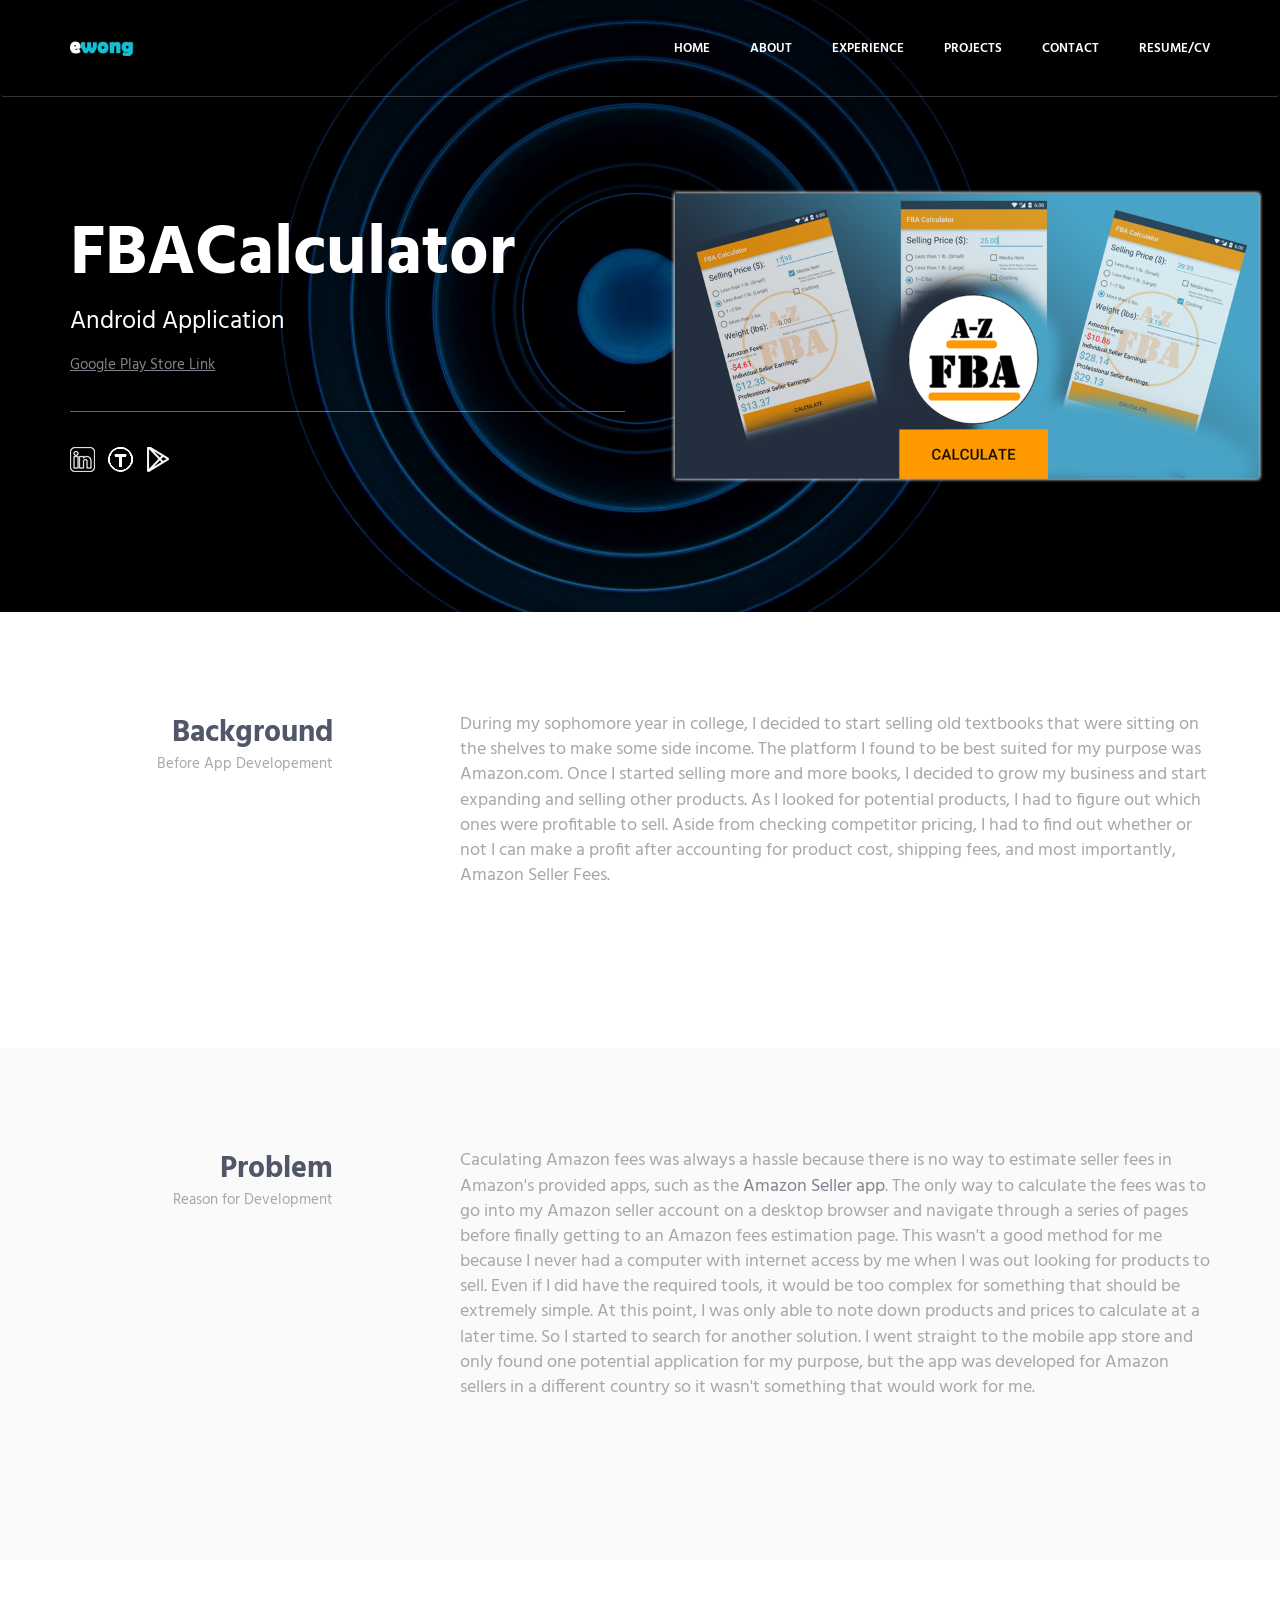
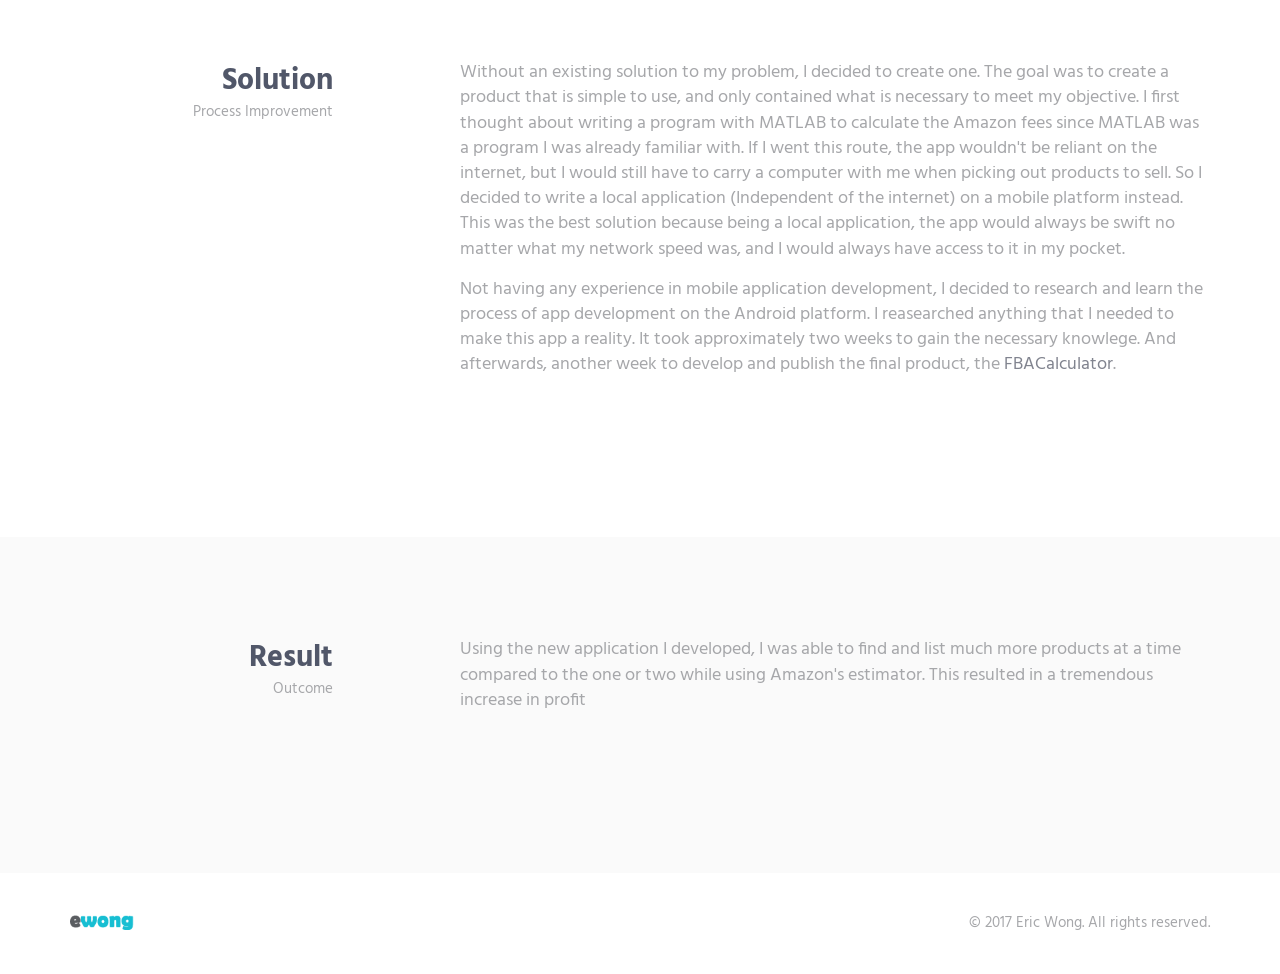
<file: project01.html>
<!DOCTYPE html>
<!-- ==============================
    Project:        Metronic "Aircv" Frontend Freebie - Responsive HTML Template Based On Twitter Bootstrap 3.3.4
    Version:        1.0
    Author:         KeenThemes
    Primary use:    Corporate, Business Themes.
    Email:          support@keenthemes.com
    Follow:         http://www.twitter.com/keenthemes
    Like:           http://www.facebook.com/keenthemes
    Website:        http://www.keenthemes.com
    Premium:        Premium Metronic Admin Theme: http://themeforest.net/item/metronic-responsive-admin-dashboard-template/4021469?ref=keenthemes
================================== -->
<html lang="en" class="no-js">
    <!-- BEGIN HEAD -->
    <head>
        <meta charset="utf-8"/>
        <title>Eric Wong</title>
        <meta http-equiv="X-UA-Compatible" content="IE=edge">
        <meta content="width=device-width, initial-scale=1" name="viewport"/>
        <meta content="" name="description"/>
        <meta content="" name="author"/>

        <!-- GLOBAL MANDATORY STYLES -->
        <link href="http://fonts.googleapis.com/css?family=Hind:300,400,500,600,700" rel="stylesheet" type="text/css">
        <link href="vendor/simple-line-icons/css/simple-line-icons.css" rel="stylesheet" type="text/css"/>
        <link href="vendor/bootstrap/css/bootstrap.min.css" rel="stylesheet" type="text/css"/>

        <!-- PAGE LEVEL PLUGIN STYLES -->
        <link href="css/animate.css" rel="stylesheet">

        <!-- THEME STYLES -->
        <link href="css/layout.min.css" rel="stylesheet" type="text/css"/>

        <!-- Favicon -->
        <link rel="shortcut icon" href="favicon.ico"/>
    </head>
    <!-- END HEAD -->

    <!-- BODY -->
    <body id="body" data-spy="scroll" data-target=".header">

        <!--========== HEADER ==========-->
        <header class="header navbar-fixed-top">
            <!-- Navbar -->
            <nav class="navbar" role="navigation">
                <div class="container">
                    <!-- Brand and toggle get grouped for better mobile display -->
                    <div class="menu-container js_nav-item">
                        <button type="button" class="navbar-toggle" data-toggle="collapse" data-target=".nav-collapse">
                            <span class="sr-only">Toggle navigation</span>
                            <span class="toggle-icon"></span>
                        </button>

                        <!-- Logo -->
                        <div class="logo">
                            <a class="logo-wrap" href="index.html#body">
                                <img class="logo-img logo-img-main" src="img/logo.png" alt="Asentus Logo">
                                <img class="logo-img logo-img-active" src="img/logo-dark.png" alt="Asentus Logo">
                            </a>
                        </div>
                        <!-- End Logo -->
                    </div>

                    <!-- Collect the nav links, forms, and other content for toggling -->
                    <div class="collapse navbar-collapse nav-collapse">
                        <div class="menu-container">
                            <ul class="nav navbar-nav navbar-nav-right">
                                <li class="js_nav-item nav-item"><a class="nav-item-child nav-item-hover" href="index.html">Home</a></li>
                                <li class="js_nav-item nav-item"><a class="nav-item-child nav-item-hover" href="index.html#about">About</a></li>
                                <li class="js_nav-item nav-item"><a class="nav-item-child nav-item-hover" href="index.html#experience">Experience</a></li>
                                <li class="js_nav-item nav-item"><a class="nav-item-child nav-item-hover" href="index.html#work">Projects</a></li>
                                <li class="js_nav-item nav-item"><a class="nav-item-child nav-item-hover" href="index.html#contact">Contact</a></li>
								<li class="js_nav-item nav-item"><a class="nav-item-child nav-item-hover" href="resume\Eric_Wong_Resume.pdf">Resume/CV</a></li>
                            </ul>
                        </div>
                    </div>
                    <!-- End Navbar Collapse -->
                </div>
            </nav>
            <!-- Navbar -->
        </header>
        <!--========== END HEADER ==========-->

        <!--========== SLIDER ==========-->
        <div class="promo-block parallax-window" data-parallax="scroll" data-image-src="img/1920x1080/fbabackground01.png">
            <div class="container">
                <div class="row">
                    <div class="col-sm-6">
                        <div class="promo-block-divider">
                            <h1 class="promo-block-title">FBACalculator</h1>
                            <p class="promo-block-text">Android Application</p>
							<p><a href="https://play.google.com/store/apps/details?id=tk.wynnscene.fbacalculator&hl=en_GB"><u>Google Play Store Link</u></a></p>
                        </div>
                        <ul class="list-inline">
							<li><a href="https://www.linkedin.com/in/eric-wong-812414115/"><img src="img\social\linkedin.png"></img></a></li>
                            <li><a href="https://www.thingiverse.com/eric_33/designs"><img src="img\social\thingiverse.png"></img></a></li>
							<li><a href="https://play.google.com/store/apps/details?id=tk.wynnscene.fbacalculator&hl=en_GB"><img src="img\social\playstore.png"></img></a></li>
                        </ul>
                    </div>
                </div>
                <!--// end row -->
            </div>
        </div>
        <!--========== SLIDER ==========-->

        <!--========== PAGE LAYOUT ==========-->
        <!-- About -->
        <div id="about">
            <div class="container content-lg">
                <div class="row">
                    <div class="col-sm-3 sm-margin-b-30">
                        <div class="text-right sm-text-left">
                            <h2 class="margin-b-0">Background</h2>
							<p>Before App Developement</p>
                        </div>
                    </div>
                    <div class="col-sm-8 col-sm-offset-1">
                        <div class="margin-b-60">
                            <p><font size="4px">During my sophomore year in college, I decided to start selling old textbooks that were sitting on the shelves to make some side income. 
								The platform I found to be best suited for my purpose was Amazon.com. Once I started selling more and more books, I decided to grow my business 
								and start expanding and selling other products. As I looked for potential products, I had to figure out which ones were profitable to sell. Aside from checking competitor pricing, 
								I had to find out whether or not I can make a profit after accounting for product cost, shipping fees, and most importantly, Amazon Seller Fees.</font></p>
                        </div>
                       
                    </div>
                </div>
                <!--// end row -->
            </div>
        </div>
        <!-- End About -->

        <!-- Experience -->
        <div id="experience">
            <div class="bg-color-sky-light" data-auto-height="true">
                <div class="container content-lg">
                    <div class="row">
                        <div class="col-sm-3 sm-margin-b-30">
                            <div class="text-right sm-text-left">
                                <h2 class="margin-b-0">Problem</h2>
									<p>Reason for Development</p>
                            </div>
                        </div>				
                        <div class="col-sm-8 col-sm-offset-1">
                        <div class="margin-b-60">
                            <p><font size="4px">Caculating Amazon fees was always a hassle because there is no way to estimate seller fees in Amazon's provided apps, such as the <a href="https://play.google.com/store/apps/details?id=com.amazon.sellermobile.android&hl=en">Amazon Seller app</a>. 
							The only way to calculate the fees was to go into my Amazon seller account on a desktop browser and navigate through a series of pages before finally getting to an Amazon fees estimation page. This wasn't a good method for me because I never had 
							a computer with internet access by me when I was out looking for products to sell. Even if I did have the required tools, it would be too complex for something that should be extremely simple. At this point, I was only able to note down products and prices to calculate 
							at a later time. So I started to search for another solution. I went straight to the mobile app store and only found one potential application for my purpose, but the app was developed for Amazon sellers in a different country so it wasn't something that would work for me.</font></p>
                        </div>
                       
                    </div>                 
					</div>
                    <!--// end row -->
                </div>
            </div>
        </div>
        <!-- End Experience -->

        <!-- Work -->
        <div id="work">
            <div class="container content-lg">
                <div class="row">
                    <div class="col-sm-3 sm-margin-b-30">
                        <div class="text-right sm-text-left">
                            <h2 class="margin-b-0">Solution</h2>
                            <p>Process Improvement</p>
                        </div>
                    </div>
                    <div class="col-sm-8 col-sm-offset-1">
                        <div class="margin-b-60">
                            <p><font size="4px">Without an existing solution to my problem, I decided to create one. The goal was to create a product that is simple to use, and only contained what is necessary to meet my objective. I first thought about writing a program
							with MATLAB to calculate the Amazon fees since MATLAB was a program I was already familiar with. If I went this route, the app wouldn't be reliant on the internet, but I would still have to carry a computer with me when picking out products to sell. 
							So I decided to write a local application (Independent of the internet) on a mobile platform instead. This was the best solution because being a local application, the app would always be swift no matter what my network speed was, and I would always have access 
							to it in my pocket.</font></p>
							<p><font size="4px">Not having any experience in mobile application development, I decided to research and learn the process of app development on the Android platform. I reasearched anything that I needed to make this app a reality. It took approximately two weeks to 
							gain the necessary knowlege. And afterwards, another week to develop and publish the final product, the <a href="https://play.google.com/store/apps/details?id=tk.wynnscene.fbacalculator&hl=en_GB">FBACalculator</a>.</font></p>
                        </div>
                       
                    </div>
                </div>
                <!--// end row -->
            </div>
        </div>
        <!-- End Work -->
            
        <!-- Contact -->
        <div id="contact">
            <div class="bg-color-sky-light">
                <div class="container content-lg">
                    <div class="row">
                        <div class="col-sm-3 sm-margin-b-30">
                            <div class="text-right sm-text-left">
                                <h2 class="margin-b-0">Result</h2>
                                <p>Outcome</p>
                            </div>
                        </div>
                        <div class="col-sm-8 col-sm-offset-1">
                        <div class="margin-b-60">
                            <p><font size="4px">Using the new application I developed, I was able to find and list much more products at a time compared to the one or two while using Amazon's estimator. This resulted in a tremendous increase in profit </font></p>
                        </div>
						</div>
                    </div>
                    <!--// end row -->
                </div>
            </div>
        </div>
        <!-- End Contact -->
        <!--========== END PAGE LAYOUT ==========-->

        <!--========== FOOTER ==========-->
        <footer class="footer">
            <div class="content container">
                <div class="row">
                    <div class="col-xs-6">
                        <a href="#"><img class="footer-logo" src="img/logo-dark.png" alt="Aircv Logo"></a>
                    </div>
                    <div class="col-xs-6 text-right sm-text-left">
                        <p class="margin-b-0">© 2017 Eric Wong. All rights reserved.</p>
                    </div>
                </div>
                <!--// end row -->
            </div>
        </footer>
        <!--========== END FOOTER ==========-->

        <!-- Back To Top -->
        <a href="javascript:void(0);" class="js-back-to-top back-to-top">Top</a>

        <!-- JAVASCRIPTS(Load javascripts at bottom, this will reduce page load time) -->
        <!-- CORE PLUGINS -->
        <script src="vendor/jquery.min.js" type="text/javascript"></script>
        <script src="vendor/jquery-migrate.min.js" type="text/javascript"></script>
        <script src="vendor/bootstrap/js/bootstrap.min.js" type="text/javascript"></script>

        <!-- PAGE LEVEL PLUGINS -->
        <script src="vendor/jquery.easing.js" type="text/javascript"></script>
        <script src="vendor/jquery.back-to-top.js" type="text/javascript"></script>
        <script src="vendor/jquery.smooth-scroll.js" type="text/javascript"></script>
        <script src="vendor/jquery.wow.min.js" type="text/javascript"></script>
        <script src="vendor/jquery.parallax.min.js" type="text/javascript"></script>
        <script src="vendor/jquery.appear.js" type="text/javascript"></script>
        <script src="vendor/masonry/jquery.masonry.pkgd.min.js" type="text/javascript"></script>
        <script src="vendor/masonry/imagesloaded.pkgd.min.js" type="text/javascript"></script>

        <!-- PAGE LEVEL SCRIPTS -->
        <script src="js/layout.min.js" type="text/javascript"></script>
        <script src="js/components/progress-bar.min.js" type="text/javascript"></script>
        <script src="js/components/masonry.min.js" type="text/javascript"></script>
        <script src="js/components/wow.min.js" type="text/javascript"></script>

    </body>
    <!-- END BODY -->
</html>
</file>
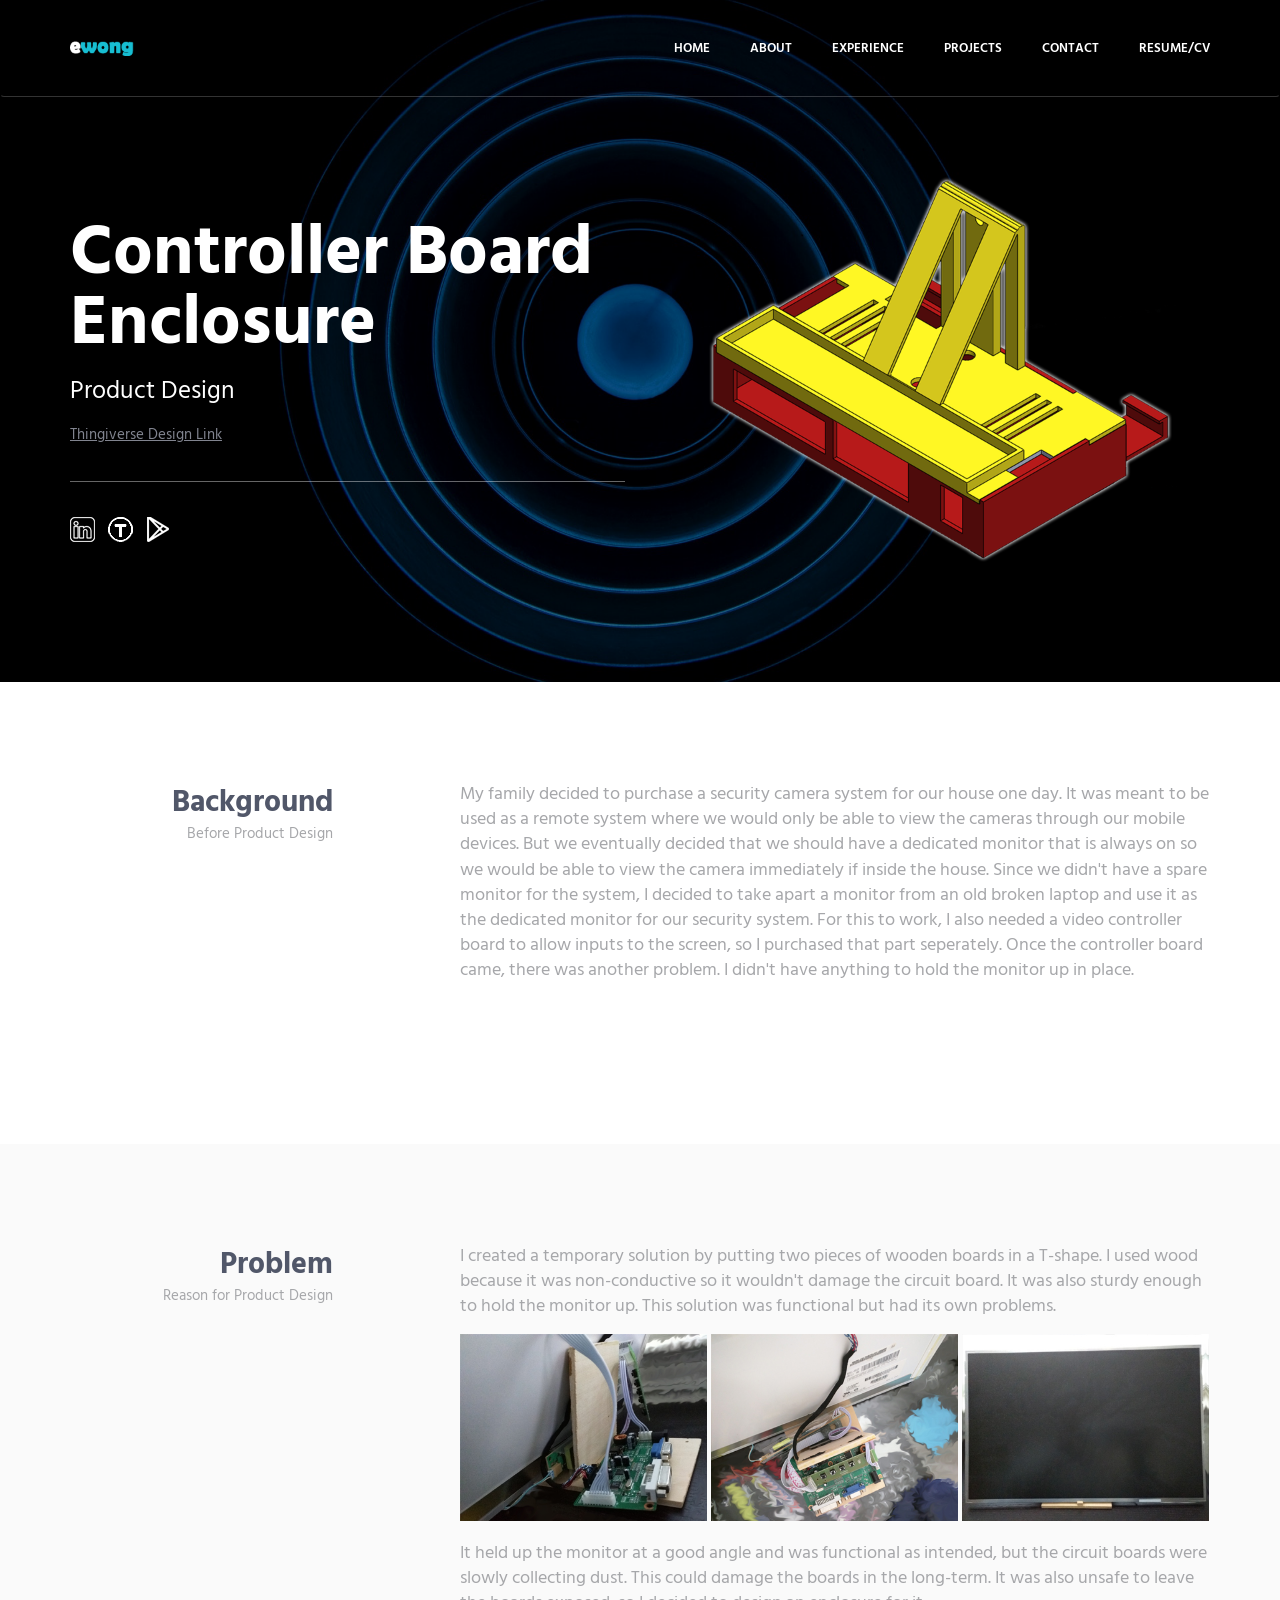
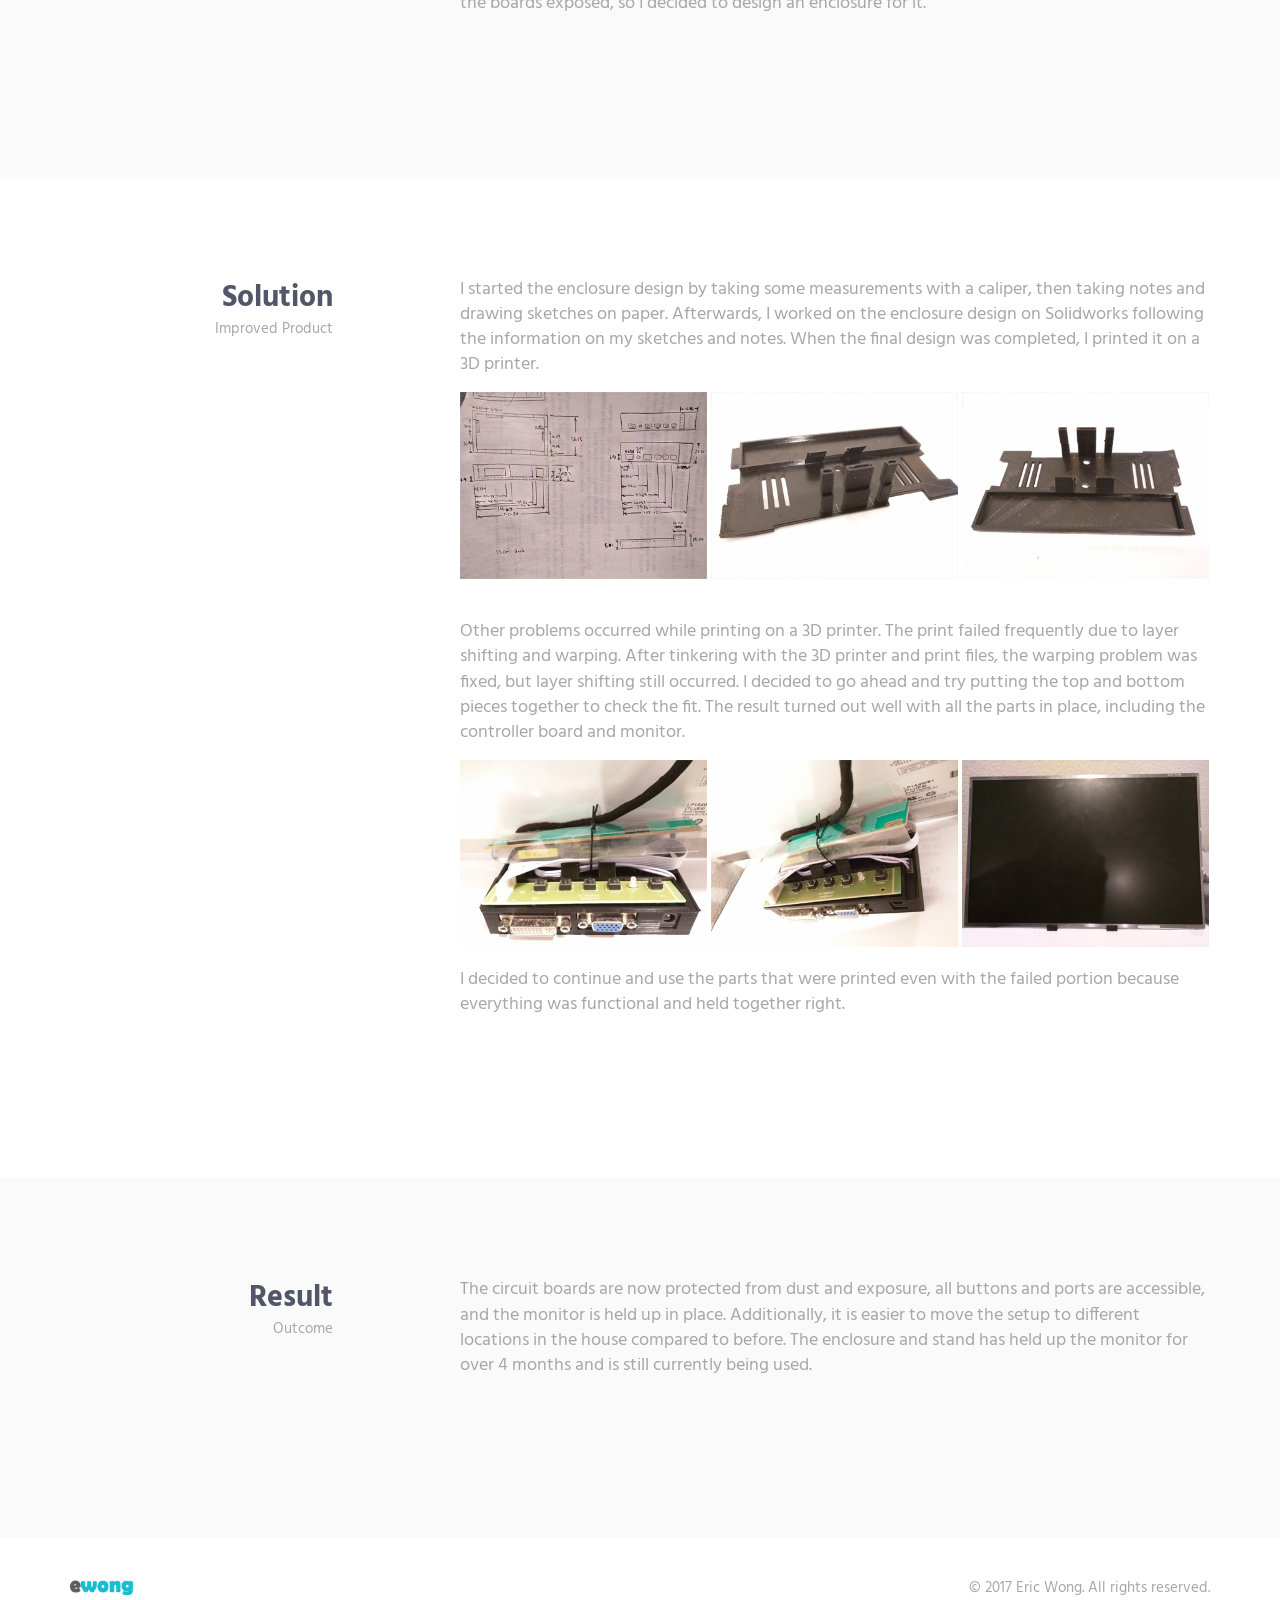
<file: project02.html>
﻿<!DOCTYPE html>
<!-- ==============================
    Project:        Metronic "Aircv" Frontend Freebie - Responsive HTML Template Based On Twitter Bootstrap 3.3.4
    Version:        1.0
    Author:         KeenThemes
    Primary use:    Corporate, Business Themes.
    Email:          support@keenthemes.com
    Follow:         http://www.twitter.com/keenthemes
    Like:           http://www.facebook.com/keenthemes
    Website:        http://www.keenthemes.com
    Premium:        Premium Metronic Admin Theme: http://themeforest.net/item/metronic-responsive-admin-dashboard-template/4021469?ref=keenthemes
================================== -->
<html lang="en" class="no-js">
    <!-- BEGIN HEAD -->
    <head>
        <meta charset="utf-8"/>
        <title>Eric Wong</title>
        <meta http-equiv="X-UA-Compatible" content="IE=edge">
        <meta content="width=device-width, initial-scale=1" name="viewport"/>
        <meta content="" name="description"/>
        <meta content="" name="author"/>

        <!-- GLOBAL MANDATORY STYLES -->
        <link href="http://fonts.googleapis.com/css?family=Hind:300,400,500,600,700" rel="stylesheet" type="text/css">
        <link href="vendor/simple-line-icons/css/simple-line-icons.css" rel="stylesheet" type="text/css"/>
        <link href="vendor/bootstrap/css/bootstrap.min.css" rel="stylesheet" type="text/css"/>

        <!-- PAGE LEVEL PLUGIN STYLES -->
        <link href="css/animate.css" rel="stylesheet">

        <!-- THEME STYLES -->
        <link href="css/layout.min.css" rel="stylesheet" type="text/css"/>

        <!-- Favicon -->
        <link rel="shortcut icon" href="favicon.ico"/>
    </head>
    <!-- END HEAD -->

    <!-- BODY -->
    <body id="body" data-spy="scroll" data-target=".header">

        <!--========== HEADER ==========-->
        <header class="header navbar-fixed-top">
            <!-- Navbar -->
            <nav class="navbar" role="navigation">
                <div class="container">
                    <!-- Brand and toggle get grouped for better mobile display -->
                    <div class="menu-container js_nav-item">
                        <button type="button" class="navbar-toggle" data-toggle="collapse" data-target=".nav-collapse">
                            <span class="sr-only">Toggle navigation</span>
                            <span class="toggle-icon"></span>
                        </button>

                        <!-- Logo -->
                        <div class="logo">
                            <a class="logo-wrap" href="index.html#body">
                                <img class="logo-img logo-img-main" src="img/logo.png" alt="Asentus Logo">
                                <img class="logo-img logo-img-active" src="img/logo-dark.png" alt="Asentus Logo">
                            </a>
                        </div>
                        <!-- End Logo -->
                    </div>

                    <!-- Collect the nav links, forms, and other content for toggling -->
                    <div class="collapse navbar-collapse nav-collapse">
                        <div class="menu-container">
                            <ul class="nav navbar-nav navbar-nav-right">
                                <li class="js_nav-item nav-item"><a class="nav-item-child nav-item-hover" href="index.html">Home</a></li>
                                <li class="js_nav-item nav-item"><a class="nav-item-child nav-item-hover" href="index.html#about">About</a></li>
                                <li class="js_nav-item nav-item"><a class="nav-item-child nav-item-hover" href="index.html#experience">Experience</a></li>
                                <li class="js_nav-item nav-item"><a class="nav-item-child nav-item-hover" href="index.html#work">Projects</a></li>
                                <li class="js_nav-item nav-item"><a class="nav-item-child nav-item-hover" href="index.html#contact">Contact</a></li>
								<li class="js_nav-item nav-item"><a class="nav-item-child nav-item-hover" href="resume\Eric_Wong_Resume.pdf">Resume/CV</a></li>
                            </ul>
                        </div>
                    </div>
                    <!-- End Navbar Collapse -->
                </div>
            </nav>
            <!-- Navbar -->
        </header>
        <!--========== END HEADER ==========-->

        <!--========== SLIDER ==========-->
        <div class="promo-block parallax-window" data-parallax="scroll" data-image-src="img/1920x1080/controllerboardenclosure01.png">
            <div class="container">
                <div class="row">
                    <div class="col-sm-6">
                        <div class="promo-block-divider">
                            <h1 class="promo-block-title">Controller Board Enclosure</h1>
                            <p class="promo-block-text">Product Design</p>
							<p><a href="https://www.thingiverse.com/thing:2513748"><u>Thingiverse Design Link</u></a></p>
                        </div>
                        <ul class="list-inline">
							<li><a href="https://www.linkedin.com/in/eric-wong-812414115/"><img src="img\social\linkedin.png"></img></a></li>
                            <li><a href="https://www.thingiverse.com/eric_33/designs"><img src="img\social\thingiverse.png"></img></a></li>
							<li><a href="https://play.google.com/store/apps/details?id=tk.wynnscene.fbacalculator&hl=en_GB"><img src="img\social\playstore.png"></img></a></li>
                        </ul>
                    </div>
                </div>
                <!--// end row -->
            </div>
        </div>
        <!--========== SLIDER ==========-->

        <!--========== PAGE LAYOUT ==========-->
        <!-- About -->
        <div id="about">
            <div class="container content-lg">
                <div class="row">
                    <div class="col-sm-3 sm-margin-b-30">
                        <div class="text-right sm-text-left">
                            <h2 class="margin-b-0">Background</h2>
							<p>Before Product Design</p>
                        </div>
                    </div>
                    <div class="col-sm-8 col-sm-offset-1">
                        <div class="margin-b-60">
                            <p><font size="4px">My family decided to purchase a security camera system for our house one day. It was meant to be used as a remote system where we would only be able to view the cameras through our mobile devices.
							But we eventually decided that we should have a dedicated monitor that is always on so we would be able to view the camera immediately if inside the house. Since we didn't have a spare monitor for the system, I decided to 
							take apart a monitor from an old broken laptop and use it as the dedicated monitor for our security system. For this to work, I also needed a video controller board to allow inputs to the screen, so I purchased that part seperately. 
							Once the controller board came, there was another problem. I didn't have anything to hold the monitor up in place.</font></p>
                        </div>
                       
                    </div>
                </div>
                <!--// end row -->
            </div>
        </div>
        <!-- End About -->

        <!-- Experience -->
        <div id="experience">
            <div class="bg-color-sky-light" data-auto-height="true">
                <div class="container content-lg">
                    <div class="row">
                        <div class="col-sm-3 sm-margin-b-30">
                            <div class="text-right sm-text-left">
                                <h2 class="margin-b-0">Problem</h2>
									<p>Reason for Product Design</p>
                            </div>
                        </div>				
                        <div class="col-sm-8 col-sm-offset-1">
                        <div class="margin-b-60">
                            <p><font size="4px">I created a temporary solution by putting two pieces of wooden boards in a T-shape. I used wood because it was non-conductive so it wouldn't damage the circuit board. It was also sturdy enough to hold the monitor up.
							This solution was functional but had its own problems. </font></p>
							
														
							<!-- Masonry Grid -->
                        <div class="masonry-grid row row-space-2">
                            <div class="masonry-grid-sizer col-xs-6 col-sm-6 col-md-1"></div>

                            <div class="masonry-grid-item col-xs-12 col-sm-6 col-md-4 md-margin-b-4">
                                <!-- Work -->
                                <div class="work work-popup-trigger">
                                    <div class="work-overlay">
                                        <img class="full-width img-responsive" src="img/397x300/controller_board/01.jpg" alt="Portfolio Image">
                                    </div>
                                    <div class="work-popup-overlay">
                                        <div class="work-popup-content">
                                            <a href="javascript:void(0);" class="work-popup-close">Hide</a>
                                            <div class="margin-b-30">
                                                <h3 class="margin-b-5">Monitor Stand</h3>
                                                <span>Temporary Solution, Back</span>
                                            </div>
                                            <div class="row">
                                               <a href="javascript:void(0);" class="work-popup-close"><img class="full-width img-responsive" src="img/1920x1080/controller_board/01.jpg" alt="Portfolio Image"></a>
                                            </div>
                                        </div>
                                    </div>
                                </div>
                                <!-- End Work -->
                            </div>
                            <div class="masonry-grid-item col-xs-12 col-sm-6 col-md-4 md-margin-b-4">
                                <!-- Work -->
                                <div class="work work-popup-trigger">
                                    <div class="work-overlay">
                                        <img class="full-width img-responsive" src="img/397x300/controller_board/02.jpg" alt="Portfolio Image">
                                    </div>
                                    <div class="work-popup-overlay">
                                        <div class="work-popup-content">
                                            <a href="javascript:void(0);" class="work-popup-close">Hide</a>
                                            <div class="margin-b-30">
                                                <h3 class="margin-b-5">Monitor Stand</h3>
                                                <span>Temporary Solution, Back</span>
                                            </div>
                                            <div class="row">
                                              <a href="javascript:void(0);" class="work-popup-close"><img class="full-width img-responsive" src="img/1920x1080/controller_board/02.jpg" alt="Portfolio Image"></a>
                                            </div>
                                        </div>
                                    </div>
                                </div>
                                <!-- End Work -->
                            </div>
                            <div class="masonry-grid-item col-xs-12 col-sm-6 col-md-4">
                                <!-- Work -->
                                <div class="work work-popup-trigger">
                                    <div class="work-overlay">
                                        <img class="full-width img-responsive" src="img/397x300/controller_board/03.jpg" alt="Portfolio Image">
                                    </div>
                                    <div class="work-popup-overlay">
                                        <div class="work-popup-content">
                                            <a href="javascript:void(0);" class="work-popup-close">Hide</a>
                                            <div class="margin-b-30">
                                                <h3 class="margin-b-5">Monitor Stand</h3>
                                                <span>Temporary Solution, Front</span>
                                            </div>
                                            <div class="row">
                                                <a href="javascript:void(0);" class="work-popup-close"><img class="full-width img-responsive" src="img/1920x1080/controller_board/03.jpg" alt="Portfolio Image"></a>
                                            </div>
                                        </div>
                                    </div>
                                </div>
                                <!-- End Work -->
                            </div>
                        </div>
                        <!-- End Masonry Grid -->
						
						</br>
						<p><font size="4px">It held up the monitor at a good angle and was functional as intended, but the circuit boards were slowly collecting dust. This could damage the boards in the long-term. 
						It was also unsafe to leave the boards exposed, so I decided to design an enclosure for it. </font></p>
							
                        </div>
                       
                    </div>                 
					</div>
                    <!--// end row -->
                </div>
            </div>
        </div>
        <!-- End Experience -->

        <!-- Work -->
        <div id="work">
            <div class="container content-lg">
                <div class="row">
                    <div class="col-sm-3 sm-margin-b-30">
                        <div class="text-right sm-text-left">
                            <h2 class="margin-b-0">Solution</h2>
                            <p>Improved Product</p>
                        </div>
                    </div>
                    <div class="col-sm-8 col-sm-offset-1">
                        <div class="margin-b-60">
                            <p><font size="4px">I started the enclosure design by taking some measurements with a caliper, then taking notes and drawing sketches on paper. Afterwards, I worked on the enclosure design on Solidworks following the information 
							on my sketches and notes. When the final design was completed, I printed it on a 3D printer.</font></p>
							
							
						<!-- Masonry Grid -->
                        <div class="masonry-grid row row-space-2">
                            <div class="masonry-grid-sizer col-xs-6 col-sm-6 col-md-1"></div>

                            <div class="masonry-grid-item col-xs-12 col-sm-6 col-md-4 md-margin-b-4">
                                <!-- Work -->
                                <div class="work work-popup-trigger">
                                    <div class="work-overlay">
                                        <img class="full-width img-responsive" src="img/397x300/controller_board/04.jpg" alt="Portfolio Image">
                                    </div>
                                    <div class="work-popup-overlay">
                                        <div class="work-popup-content">
                                            <a href="javascript:void(0);" class="work-popup-close">Hide</a>
                                            <div class="margin-b-30">
                                                <h3 class="margin-b-5">Controller Board Enclosure</h3>
                                                <span>Sketch and Notes</span>
                                            </div>
                                            <div class="row">
                                               <a href="javascript:void(0);" class="work-popup-close"><img class="full-width img-responsive" src="img/1920x1080/controller_board/04.jpg" alt="Portfolio Image"></a>
                                            </div>
                                        </div>
                                    </div>
                                </div>
                                <!-- End Work -->
                            </div>
                            <div class="masonry-grid-item col-xs-12 col-sm-6 col-md-4 md-margin-b-4">
                                <!-- Work -->
                                <div class="work work-popup-trigger">
                                    <div class="work-overlay">
                                        <img class="full-width img-responsive" src="img/397x300/controller_board/05.jpg" alt="Portfolio Image">
                                    </div>
                                    <div class="work-popup-overlay">
                                        <div class="work-popup-content">
                                            <a href="javascript:void(0);" class="work-popup-close">Hide</a>
                                            <div class="margin-b-30">
                                                <h3 class="margin-b-5">Controller Board Enclosure</h3>
                                                <span>Upper Lid, Layer Shift and Warping</span>
                                            </div>
                                            <div class="row">
                                              <a href="javascript:void(0);" class="work-popup-close"><img class="full-width img-responsive" src="img/1920x1080/controller_board/05.jpg" alt="Portfolio Image"></a>
                                            </div>
                                        </div>
                                    </div>
                                </div>
                                <!-- End Work -->
                            </div>
                            <div class="masonry-grid-item col-xs-12 col-sm-6 col-md-4">
                                <!-- Work -->
                                <div class="work work-popup-trigger">
                                    <div class="work-overlay">
                                        <img class="full-width img-responsive" src="img/397x300/controller_board/06.jpg" alt="Portfolio Image">
                                    </div>
                                    <div class="work-popup-overlay">
                                        <div class="work-popup-content">
                                            <a href="javascript:void(0);" class="work-popup-close">Hide</a>
                                            <div class="margin-b-30">
                                                <h3 class="margin-b-5">Controller Board Enclosure</h3>
                                                <span>Upper Lid, Layer Shift and Warping</span>
                                            </div>
                                            <div class="row">
                                                <a href="javascript:void(0);" class="work-popup-close"><img class="full-width img-responsive" src="img/1920x1080/controller_board/06.jpg" alt="Portfolio Image"></a>
                                            </div>
                                        </div>
                                    </div>
                                </div>
                                <!-- End Work -->
                            </div>
                        </div>
                        <!-- End Masonry Grid -->
						
						
						</br>
						</br>
						<p><font size="4px">Other problems occurred while printing on a 3D printer. The print failed frequently due to layer shifting and warping. After tinkering with the 3D printer and print files, 
						the warping problem was fixed, but layer shifting still occurred. I decided to go ahead and try putting the top and bottom pieces together to check the fit. The result turned out well with all the parts in place, including the controller board and monitor. </font></p>
							
							
						<!-- Masonry Grid -->
                        <div class="masonry-grid row row-space-2">
                            <div class="masonry-grid-sizer col-xs-6 col-sm-6 col-md-1"></div>

                            <div class="masonry-grid-item col-xs-12 col-sm-6 col-md-4 md-margin-b-4">
                                <!-- Work -->
                                <div class="work work-popup-trigger">
                                    <div class="work-overlay">
                                        <img class="full-width img-responsive" src="img/397x300/controller_board/07.jpg" alt="Portfolio Image">
                                    </div>
                                    <div class="work-popup-overlay">
                                        <div class="work-popup-content">
                                            <a href="javascript:void(0);" class="work-popup-close">Hide</a>
                                            <div class="margin-b-30">
                                                <h3 class="margin-b-5">Controller Board Enclosure</h3>
                                                <span>Final Product, Back</</span>
                                            </div>
                                            <div class="row">
                                               <a href="javascript:void(0);" class="work-popup-close"><img class="full-width img-responsive" src="img/1920x1080/controller_board/07.jpg" alt="Portfolio Image"></a>
                                            </div>
                                        </div>
                                    </div>
                                </div>
                                <!-- End Work -->
                            </div>
                            <div class="masonry-grid-item col-xs-12 col-sm-6 col-md-4 md-margin-b-4">
                                <!-- Work -->
                                <div class="work work-popup-trigger">
                                    <div class="work-overlay">
                                        <img class="full-width img-responsive" src="img/397x300/controller_board/08.jpg" alt="Portfolio Image">
                                    </div>
                                    <div class="work-popup-overlay">
                                        <div class="work-popup-content">
                                            <a href="javascript:void(0);" class="work-popup-close">Hide</a>
                                            <div class="margin-b-30">
                                                <h3 class="margin-b-5">Controller Board Enclosure</h3>
                                                <span>Final Product, Back</</span>
                                            </div>
                                            <div class="row">
                                              <a href="javascript:void(0);" class="work-popup-close"><img class="full-width img-responsive" src="img/1920x1080/controller_board/08.jpg" alt="Portfolio Image"></a>
                                            </div>
                                        </div>
                                    </div>
                                </div>
                                <!-- End Work -->
                            </div>
                            <div class="masonry-grid-item col-xs-12 col-sm-6 col-md-4">
                                <!-- Work -->
                                <div class="work work-popup-trigger">
                                    <div class="work-overlay">
                                        <img class="full-width img-responsive" src="img/397x300/controller_board/09.jpg" alt="Portfolio Image">
                                    </div>
                                    <div class="work-popup-overlay">
                                        <div class="work-popup-content">
                                            <a href="javascript:void(0);" class="work-popup-close">Hide</a>
                                            <div class="margin-b-30">
                                                <h3 class="margin-b-5">Controller Board Enclosure</h3>
                                                <span>Final Product, Front</span>
                                            </div>
                                            <div class="row">
                                                <a href="javascript:void(0);" class="work-popup-close"><img class="full-width img-responsive" src="img/1920x1080/controller_board/09.jpg" alt="Portfolio Image"></a>
                                            </div>
                                        </div>
                                    </div>
                                </div>
                                <!-- End Work -->
                            </div>
                        </div>
                        <!-- End Masonry Grid -->
						
						</br>
						<p><font size="4px">I decided to continue and use the parts that were printed even with the failed portion because everything was functional and held together right.</font></p>
                        
						</div>
                       
                    </div>
                </div>
                <!--// end row -->
            </div>
        </div>
        <!-- End Work -->
            
        <!-- Contact -->
        <div id="contact">
            <div class="bg-color-sky-light">
                <div class="container content-lg">
                    <div class="row">
                        <div class="col-sm-3 sm-margin-b-30">
                            <div class="text-right sm-text-left">
                                <h2 class="margin-b-0">Result</h2>
                                <p>Outcome</p>
                            </div>
                        </div>
                        <div class="col-sm-8 col-sm-offset-1">
                        <div class="margin-b-60">
                            <p><font size="4px">The circuit boards are now protected from dust and exposure, all buttons and ports are accessible, and the monitor is held up in place. 
							Additionally, it is easier to move the setup to different locations in the house compared to before. The enclosure and stand has held up the monitor for over 4 months and is still currently being used.</font></p>
                        </div>
						</div>
                    </div>
                    <!--// end row -->
                </div>
            </div>
        </div>
        <!-- End Contact -->
        <!--========== END PAGE LAYOUT ==========-->

        <!--========== FOOTER ==========-->
        <footer class="footer">
            <div class="content container">
                <div class="row">
                    <div class="col-xs-6">
                        <a href="#"><img class="footer-logo" src="img/logo-dark.png" alt="Aircv Logo"></a>
                    </div>
                    <div class="col-xs-6 text-right sm-text-left">
                        <p class="margin-b-0">© 2017 Eric Wong. All rights reserved.</p>
                    </div>
                </div>
                <!--// end row -->
            </div>
        </footer>
        <!--========== END FOOTER ==========-->

        <!-- Back To Top -->
        <a href="javascript:void(0);" class="js-back-to-top back-to-top">Top</a>

        <!-- JAVASCRIPTS(Load javascripts at bottom, this will reduce page load time) -->
        <!-- CORE PLUGINS -->
        <script src="vendor/jquery.min.js" type="text/javascript"></script>
        <script src="vendor/jquery-migrate.min.js" type="text/javascript"></script>
        <script src="vendor/bootstrap/js/bootstrap.min.js" type="text/javascript"></script>

        <!-- PAGE LEVEL PLUGINS -->
        <script src="vendor/jquery.easing.js" type="text/javascript"></script>
        <script src="vendor/jquery.back-to-top.js" type="text/javascript"></script>
        <script src="vendor/jquery.smooth-scroll.js" type="text/javascript"></script>
        <script src="vendor/jquery.wow.min.js" type="text/javascript"></script>
        <script src="vendor/jquery.parallax.min.js" type="text/javascript"></script>
        <script src="vendor/jquery.appear.js" type="text/javascript"></script>
        <script src="vendor/masonry/jquery.masonry.pkgd.min.js" type="text/javascript"></script>
        <script src="vendor/masonry/imagesloaded.pkgd.min.js" type="text/javascript"></script>

        <!-- PAGE LEVEL SCRIPTS -->
        <script src="js/layout.min.js" type="text/javascript"></script>
        <script src="js/components/progress-bar.min.js" type="text/javascript"></script>
        <script src="js/components/masonry.min.js" type="text/javascript"></script>
        <script src="js/components/wow.min.js" type="text/javascript"></script>

    </body>
    <!-- END BODY -->
</html>
</file>
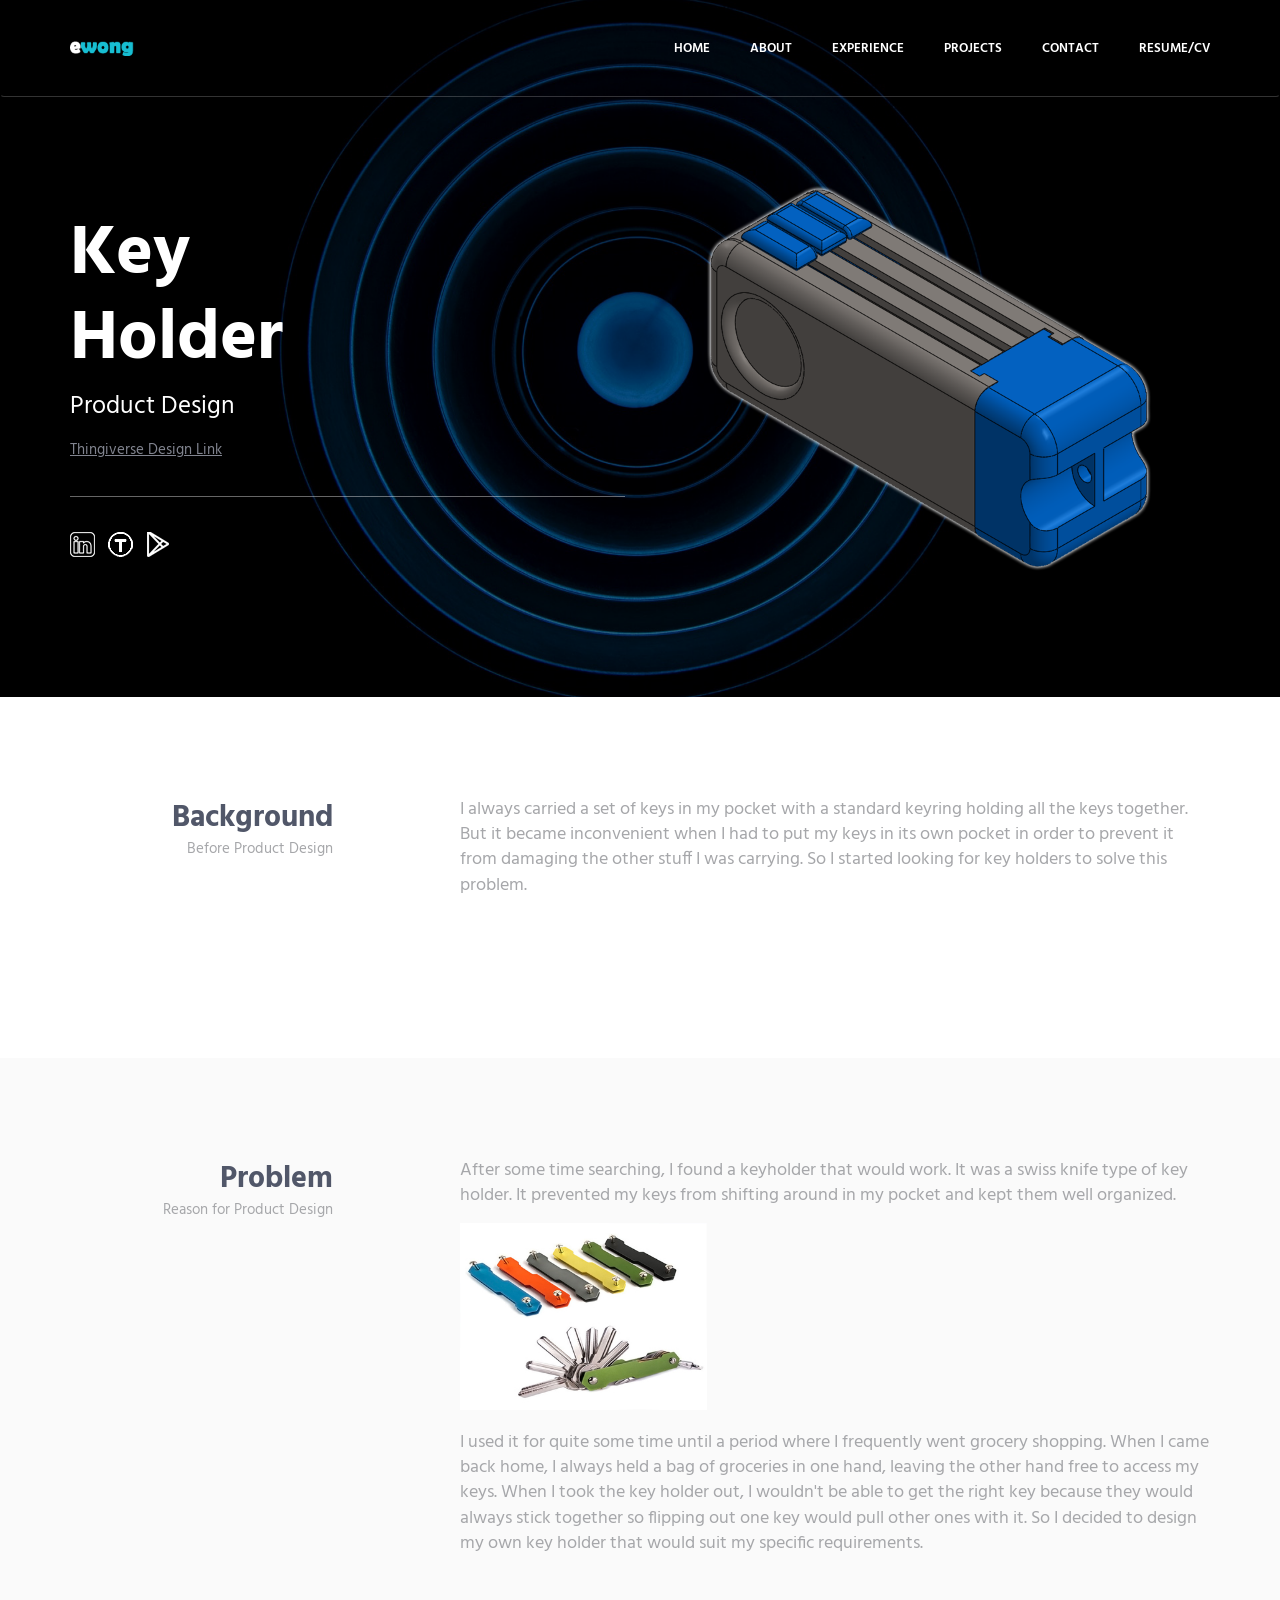
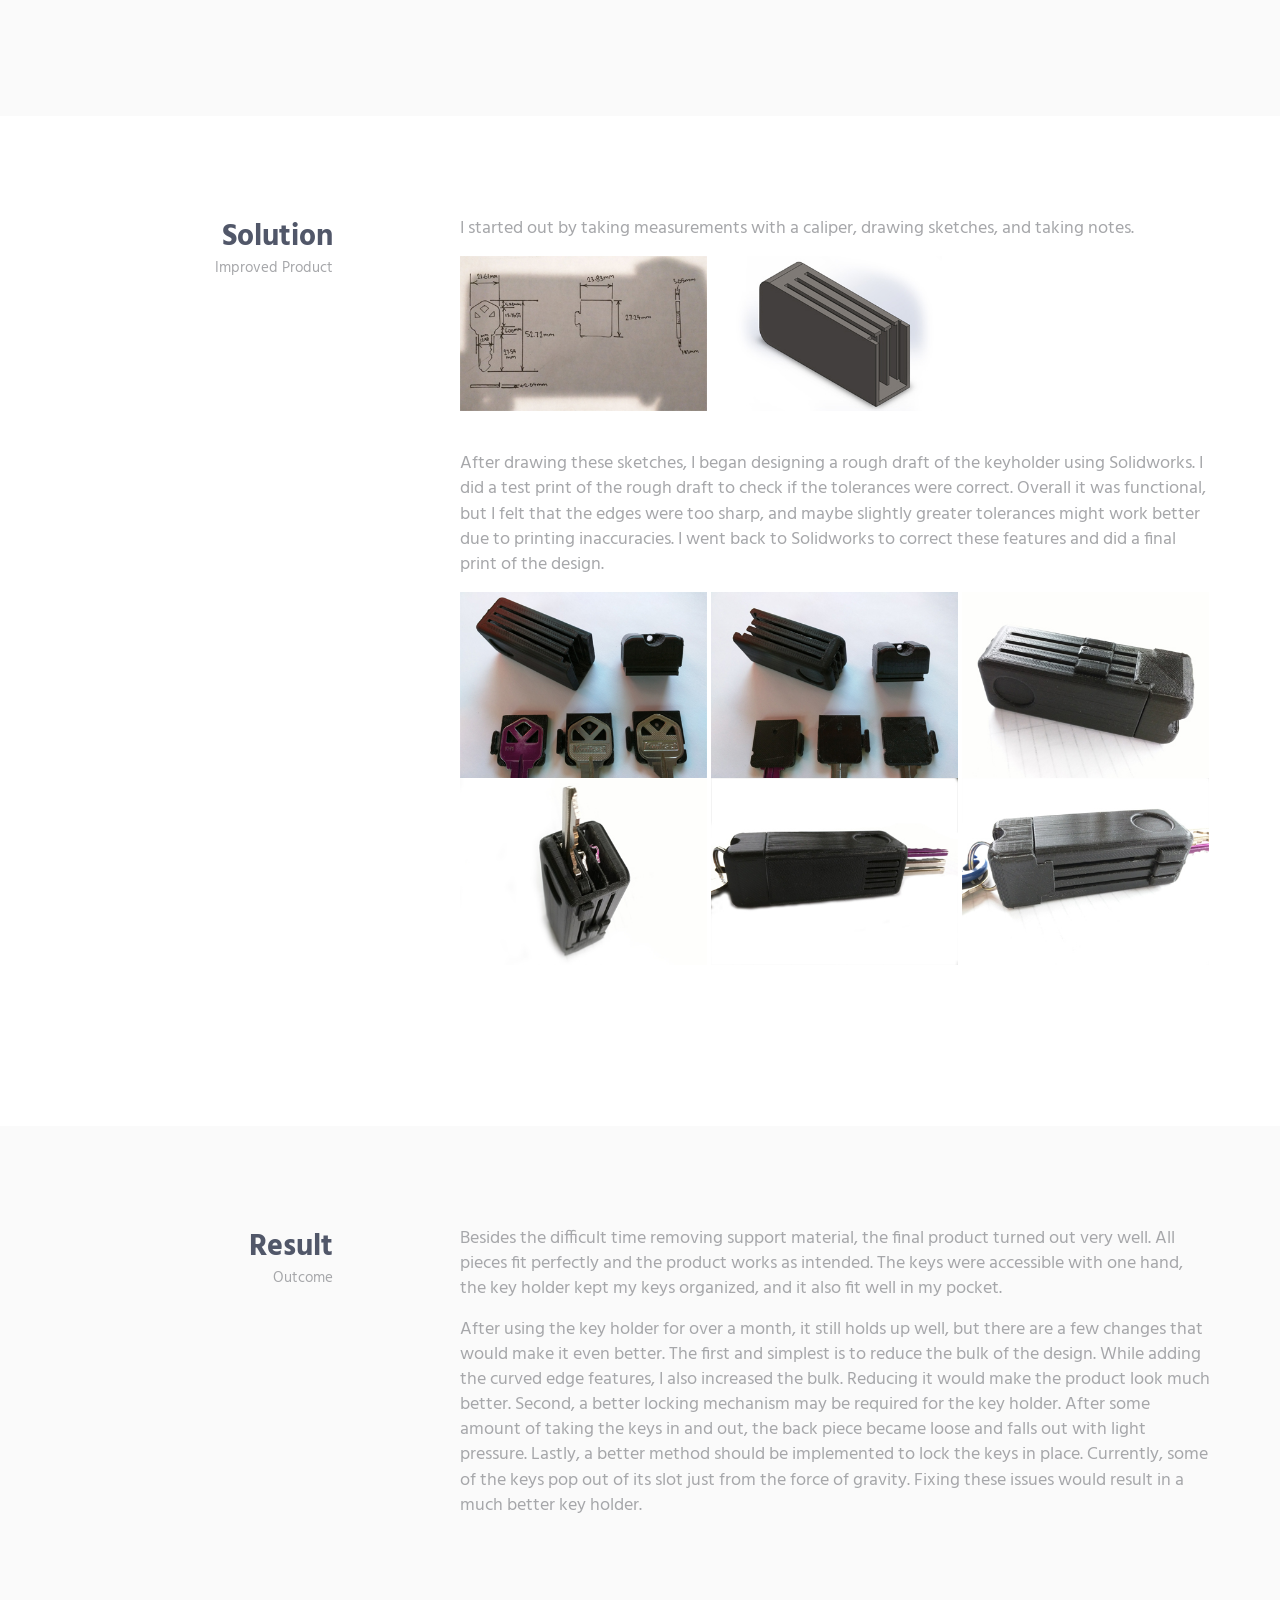
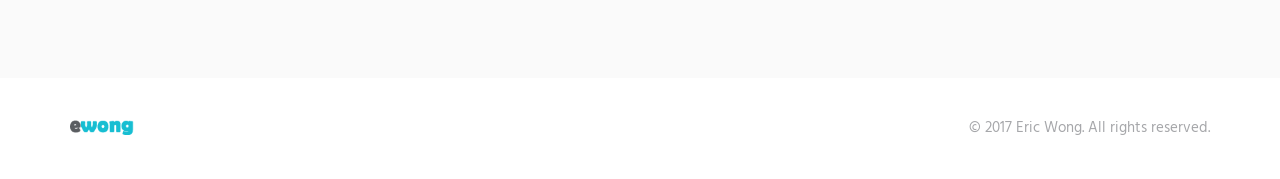
<file: project03.html>
﻿<!DOCTYPE html>
<!-- ==============================
    Project:        Metronic "Aircv" Frontend Freebie - Responsive HTML Template Based On Twitter Bootstrap 3.3.4
    Version:        1.0
    Author:         KeenThemes
    Primary use:    Corporate, Business Themes.
    Email:          support@keenthemes.com
    Follow:         http://www.twitter.com/keenthemes
    Like:           http://www.facebook.com/keenthemes
    Website:        http://www.keenthemes.com
    Premium:        Premium Metronic Admin Theme: http://themeforest.net/item/metronic-responsive-admin-dashboard-template/4021469?ref=keenthemes
================================== -->
<html lang="en" class="no-js">
    <!-- BEGIN HEAD -->
    <head>
        <meta charset="utf-8"/>
        <title>Eric Wong</title>
        <meta http-equiv="X-UA-Compatible" content="IE=edge">
        <meta content="width=device-width, initial-scale=1" name="viewport"/>
        <meta content="" name="description"/>
        <meta content="" name="author"/>

        <!-- GLOBAL MANDATORY STYLES -->
        <link href="http://fonts.googleapis.com/css?family=Hind:300,400,500,600,700" rel="stylesheet" type="text/css">
        <link href="vendor/simple-line-icons/css/simple-line-icons.css" rel="stylesheet" type="text/css"/>
        <link href="vendor/bootstrap/css/bootstrap.min.css" rel="stylesheet" type="text/css"/>

        <!-- PAGE LEVEL PLUGIN STYLES -->
        <link href="css/animate.css" rel="stylesheet">

        <!-- THEME STYLES -->
        <link href="css/layout.min.css" rel="stylesheet" type="text/css"/>

        <!-- Favicon -->
        <link rel="shortcut icon" href="favicon.ico"/>
    </head>
    <!-- END HEAD -->

    <!-- BODY -->
    <body id="body" data-spy="scroll" data-target=".header">

        <!--========== HEADER ==========-->
        <header class="header navbar-fixed-top">
            <!-- Navbar -->
            <nav class="navbar" role="navigation">
                <div class="container">
                    <!-- Brand and toggle get grouped for better mobile display -->
                    <div class="menu-container js_nav-item">
                        <button type="button" class="navbar-toggle" data-toggle="collapse" data-target=".nav-collapse">
                            <span class="sr-only">Toggle navigation</span>
                            <span class="toggle-icon"></span>
                        </button>

                        <!-- Logo -->
                        <div class="logo">
                            <a class="logo-wrap" href="index.html#body">
                                <img class="logo-img logo-img-main" src="img/logo.png" alt="Asentus Logo">
                                <img class="logo-img logo-img-active" src="img/logo-dark.png" alt="Asentus Logo">
                            </a>
                        </div>
                        <!-- End Logo -->
                    </div>

                    <!-- Collect the nav links, forms, and other content for toggling -->
                    <div class="collapse navbar-collapse nav-collapse">
                        <div class="menu-container">
                            <ul class="nav navbar-nav navbar-nav-right">
                                <li class="js_nav-item nav-item"><a class="nav-item-child nav-item-hover" href="index.html">Home</a></li>
                                <li class="js_nav-item nav-item"><a class="nav-item-child nav-item-hover" href="index.html#about">About</a></li>
                                <li class="js_nav-item nav-item"><a class="nav-item-child nav-item-hover" href="index.html#experience">Experience</a></li>
                                <li class="js_nav-item nav-item"><a class="nav-item-child nav-item-hover" href="index.html#work">Projects</a></li>
                                <li class="js_nav-item nav-item"><a class="nav-item-child nav-item-hover" href="index.html#contact">Contact</a></li>
								<li class="js_nav-item nav-item"><a class="nav-item-child nav-item-hover" href="resume\Eric_Wong_Resume.pdf">Resume/CV</a></li>
                            </ul>
                        </div>
                    </div>
                    <!-- End Navbar Collapse -->
                </div>
            </nav>
            <!-- Navbar -->
        </header>
        <!--========== END HEADER ==========-->

        <!--========== SLIDER ==========-->
        <div class="promo-block parallax-window" data-parallax="scroll" data-image-src="img/1920x1080/keyholder01.png">
            <div class="container">
                <div class="row">
                    <div class="col-sm-6">
                        <div class="promo-block-divider">
                            <h1 class="promo-block-title">Key</h1>
							<h1 class="promo-block-title">Holder</h1>
                            <p class="promo-block-text">Product Design</p>
							<p><a href="https://www.thingiverse.com/thing:2511023"><u>Thingiverse Design Link</u></a></p>
                        </div>
                        <ul class="list-inline">
							<li><a href="https://www.linkedin.com/in/eric-wong-812414115/"><img src="img\social\linkedin.png"></img></a></li>
                            <li><a href="https://www.thingiverse.com/eric_33/designs"><img src="img\social\thingiverse.png"></img></a></li>
							<li><a href="https://play.google.com/store/apps/details?id=tk.wynnscene.fbacalculator&hl=en_GB"><img src="img\social\playstore.png"></img></a></li>
                        </ul>
                    </div>
                </div>
                <!--// end row -->
            </div>
        </div>
        <!--========== SLIDER ==========-->

        <!--========== PAGE LAYOUT ==========-->
        <!-- About -->
        <div id="about">
            <div class="container content-lg">
                <div class="row">
                    <div class="col-sm-3 sm-margin-b-30">
                        <div class="text-right sm-text-left">
                            <h2 class="margin-b-0">Background</h2>
							<p>Before Product Design</p>
                        </div>
                    </div>
                    <div class="col-sm-8 col-sm-offset-1">
                        <div class="margin-b-60">
                            <p><font size="4px">I always carried a set of keys in my pocket with a standard keyring holding all the keys together. But it became inconvenient when I had to put my keys in its own pocket in order to prevent 
							it from damaging the other stuff I was carrying. So I started looking for key holders to solve this problem. </font></p>
                        </div>
                       
                    </div>
                </div>
                <!--// end row -->
            </div>
        </div>
        <!-- End About -->

        <!-- Experience -->
        <div id="experience">
            <div class="bg-color-sky-light" data-auto-height="true">
                <div class="container content-lg">
                    <div class="row">
                        <div class="col-sm-3 sm-margin-b-30">
                            <div class="text-right sm-text-left">
                                <h2 class="margin-b-0">Problem</h2>
									<p>Reason for Product Design</p>
                            </div>
                        </div>				
                        <div class="col-sm-8 col-sm-offset-1">
                        <div class="margin-b-60">
                            <p><font size="4px">After some time searching, I found a keyholder that would work. It was a swiss knife type of key holder. It prevented my keys from shifting around in my pocket and kept them well organized.</font></p>
							
							
							<!-- Masonry Grid -->
                        <div class="masonry-grid row row-space-2">
                            <div class="masonry-grid-sizer col-xs-6 col-sm-6 col-md-1"></div>

                            <div class="masonry-grid-item col-xs-12 col-sm-6 col-md-4 md-margin-b-4">
                                <!-- Work -->
                                <div class="work work-popup-trigger">
                                    <div class="work-overlay">
                                        <img class="full-width img-responsive" src="img/397x300/key_holder/01.jpg" alt="Portfolio Image">
                                    </div>
                                    <div class="work-popup-overlay">
                                        <div class="work-popup-content">
                                            <a href="javascript:void(0);" class="work-popup-close">Hide</a>
                                            <div class="margin-b-30">
                                                <h3 class="margin-b-5">First Keyholder</h3>
                                                <span>Swiss Knife Key Holder</</span>
                                            </div>
                                            <div class="row">
                                               <a href="javascript:void(0);" class="work-popup-close"><img class="full-width img-responsive" src="img/1920x1080/key_holder/01.jpg" alt="Portfolio Image"></a>
                                            </div>
                                        </div>
                                    </div>
                                </div>
                                <!-- End Work -->
                            </div>                         
                        </div>
                        <!-- End Masonry Grid -->
						
						</br>
						<p><font size="4px">I used it for quite some time until a period where I frequently went grocery shopping. When I came back home, I always held a bag of groceries in one hand, leaving the other hand free to access my keys. 
						When I took the key holder out, I wouldn't be able to get the right key because they would always stick together so flipping out one key would pull other ones with it. So I decided to design my own key holder that would suit my specific requirements.</font></p>
                        </div>
                       
                    </div>                 
					</div>
                    <!--// end row -->
                </div>
            </div>
        </div>
        <!-- End Experience -->

        <!-- Work -->
        <div id="work">
            <div class="container content-lg">
                <div class="row">
                    <div class="col-sm-3 sm-margin-b-30">
                        <div class="text-right sm-text-left">
                            <h2 class="margin-b-0">Solution</h2>
                            <p>Improved Product</p>
                        </div>
                    </div>
                    <div class="col-sm-8 col-sm-offset-1">
                        <div class="margin-b-60">
                            <p><font size="4px">I started out by taking measurements with a caliper, drawing sketches, and taking notes.</font></p>
							
							
							
							<!-- Masonry Grid -->
                        <div class="masonry-grid row row-space-2">
                            <div class="masonry-grid-sizer col-xs-6 col-sm-6 col-md-1"></div>

                            <div class="masonry-grid-item col-xs-12 col-sm-6 col-md-4 md-margin-b-4">
                                <!-- Work -->
                                <div class="work work-popup-trigger">
                                    <div class="work-overlay">
                                        <img class="full-width img-responsive" src="img/397x300/key_holder/02.jpg" alt="Portfolio Image">
                                    </div>
                                    <div class="work-popup-overlay">
                                        <div class="work-popup-content">
                                            <a href="javascript:void(0);" class="work-popup-close">Hide</a>
                                            <div class="margin-b-30">
                                                <h3 class="margin-b-5">Key Holder</h3>
                                                <span>Sketch of Key Dimensions and Key Slot Dimensions</</span>
                                            </div>
                                            <div class="row">
                                               <a href="javascript:void(0);" class="work-popup-close"><img class="full-width img-responsive" src="img/1920x1080/key_holder/02.jpg" alt="Portfolio Image"></a>
                                            </div>
                                        </div>
                                    </div>
                                </div>
                                <!-- End Work -->
                            </div> 
                            <div class="masonry-grid-item col-xs-12 col-sm-6 col-md-4 md-margin-b-4">
                                <!-- Work -->
                                <div class="work work-popup-trigger">
                                    <div class="work-overlay">
                                        <img class="full-width img-responsive" src="img/397x300/key_holder/09.jpg" alt="Portfolio Image">
                                    </div>
                                    <div class="work-popup-overlay">
                                        <div class="work-popup-content">
                                            <a href="javascript:void(0);" class="work-popup-close">Hide</a>
                                            <div class="margin-b-30">
                                                <h3 class="margin-b-5">Key Holder</h3>
                                                <span>Product Design First Draft</</span>
                                            </div>
                                            <div class="row">
                                              <a href="javascript:void(0);" class="work-popup-close"><img class="full-width img-responsive" src="img/1920x1080/key_holder/09.jpg" alt="Portfolio Image"></a>
                                            </div>
                                        </div>
                                    </div>
                                </div>
                                <!-- End Work -->
                            </div>							
                        </div>
                        <!-- End Masonry Grid -->
					
						
						
							</br>
							</br>
							<p><font size="4px">After drawing these sketches, I began designing a rough draft of the keyholder using Solidworks. I did a test print of the rough draft to check if the tolerances were correct. Overall it was functional, but 
							I felt that the edges were too sharp, and maybe slightly greater tolerances might work better due to printing inaccuracies. I went back to Solidworks to correct these features and did a final print of the design. </a></font></p>
							
							
							<!-- Masonry Grid -->
                        <div class="masonry-grid row row-space-2">
                            <div class="masonry-grid-sizer col-xs-6 col-sm-6 col-md-1"></div>

                            <div class="masonry-grid-item col-xs-12 col-sm-6 col-md-4 md-margin-b-4">
                                <!-- Work -->
                                <div class="work work-popup-trigger">
                                    <div class="work-overlay">
                                        <img class="full-width img-responsive" src="img/397x300/key_holder/07.jpg" alt="Portfolio Image">
                                    </div>
                                    <div class="work-popup-overlay">
                                        <div class="work-popup-content">
                                            <a href="javascript:void(0);" class="work-popup-close">Hide</a>
                                            <div class="margin-b-30">
                                                <h3 class="margin-b-5">Key Holder</h3>
                                                <span>Final Product, All Pieces</</span>
                                            </div>
                                            <div class="row">
                                               <a href="javascript:void(0);" class="work-popup-close"><img class="full-width img-responsive" src="img/1920x1080/key_holder/07.jpg" alt="Portfolio Image"></a>
                                            </div>
                                        </div>
                                    </div>
                                </div>
                                <!-- End Work -->
                            </div>
                            <div class="masonry-grid-item col-xs-12 col-sm-6 col-md-4 md-margin-b-4">
                                <!-- Work -->
                                <div class="work work-popup-trigger">
                                    <div class="work-overlay">
                                        <img class="full-width img-responsive" src="img/397x300/key_holder/08.jpg" alt="Portfolio Image">
                                    </div>
                                    <div class="work-popup-overlay">
                                        <div class="work-popup-content">
                                            <a href="javascript:void(0);" class="work-popup-close">Hide</a>
                                            <div class="margin-b-30">
                                                <h3 class="margin-b-5">Key Holder</h3>
                                                <span>Final Product, All Pieces</</span>
                                            </div>
                                            <div class="row">
                                              <a href="javascript:void(0);" class="work-popup-close"><img class="full-width img-responsive" src="img/1920x1080/key_holder/08.jpg" alt="Portfolio Image"></a>
                                            </div>
                                        </div>
                                    </div>
                                </div>
                                <!-- End Work -->
                            </div>
                            <div class="masonry-grid-item col-xs-12 col-sm-6 col-md-4">
                                <!-- Work -->
                                <div class="work work-popup-trigger">
                                    <div class="work-overlay">
                                        <img class="full-width img-responsive" src="img/397x300/key_holder/05.jpg" alt="Portfolio Image">
                                    </div>
                                    <div class="work-popup-overlay">
                                        <div class="work-popup-content">
                                            <a href="javascript:void(0);" class="work-popup-close">Hide</a>
                                            <div class="margin-b-30">
                                                <h3 class="margin-b-5">Key Holder</h3>
                                                <span>Final Product</span>
                                            </div>
                                            <div class="row">
                                                <a href="javascript:void(0);" class="work-popup-close"><img class="full-width img-responsive" src="img/1920x1080/key_holder/05.jpg" alt="Portfolio Image"></a>
                                            </div>
                                        </div>
                                    </div>
                                </div>
                                <!-- End Work -->
                            </div>
							<div class="masonry-grid-sizer col-xs-6 col-sm-6 col-md-1"></div>

                            <div class="masonry-grid-item col-xs-12 col-sm-6 col-md-4 md-margin-b-4">
                                <!-- Work -->
                                <div class="work work-popup-trigger">
                                    <div class="work-overlay">
                                        <img class="full-width img-responsive" src="img/397x300/key_holder/06.jpg" alt="Portfolio Image">
                                    </div>
                                    <div class="work-popup-overlay">
                                        <div class="work-popup-content">
                                            <a href="javascript:void(0);" class="work-popup-close">Hide</a>
                                            <div class="margin-b-30">
                                                <h3 class="margin-b-5">Key Holder</h3>
                                                <span>Final Product</</span>
                                            </div>
                                            <div class="row">
                                               <a href="javascript:void(0);" class="work-popup-close"><img class="full-width img-responsive" src="img/1920x1080/key_holder/06.jpg" alt="Portfolio Image"></a>
                                            </div>
                                        </div>
                                    </div>
                                </div>
                                <!-- End Work -->
                            </div>
                            <div class="masonry-grid-item col-xs-12 col-sm-6 col-md-4 md-margin-b-4">
                                <!-- Work -->
                                <div class="work work-popup-trigger">
                                    <div class="work-overlay">
                                        <img class="full-width img-responsive" src="img/397x300/key_holder/03.jpg" alt="Portfolio Image">
                                    </div>
                                    <div class="work-popup-overlay">
                                        <div class="work-popup-content">
                                            <a href="javascript:void(0);" class="work-popup-close">Hide</a>
                                            <div class="margin-b-30">
                                                <h3 class="margin-b-5">Key Holder</h3>
                                                <span>Final Product</</span>
                                            </div>
                                            <div class="row">
                                              <a href="javascript:void(0);" class="work-popup-close"><img class="full-width img-responsive" src="img/1920x1080/key_holder/03.jpg" alt="Portfolio Image"></a>
                                            </div>
                                        </div>
                                    </div>
                                </div>
                                <!-- End Work -->
                            </div>
                            <div class="masonry-grid-item col-xs-12 col-sm-6 col-md-4">
                                <!-- Work -->
                                <div class="work work-popup-trigger">
                                    <div class="work-overlay">
                                        <img class="full-width img-responsive" src="img/397x300/key_holder/04.jpg" alt="Portfolio Image">
                                    </div>
                                    <div class="work-popup-overlay">
                                        <div class="work-popup-content">
                                            <a href="javascript:void(0);" class="work-popup-close">Hide</a>
                                            <div class="margin-b-30">
                                                <h3 class="margin-b-5">Key Holder</h3>
                                                <span>Final Product</span>
                                            </div>
                                            <div class="row">
                                                <a href="javascript:void(0);" class="work-popup-close"><img class="full-width img-responsive" src="img/1920x1080/key_holder/04.jpg" alt="Portfolio Image"></a>
                                            </div>
                                        </div>
                                    </div>
                                </div>
                                <!-- End Work -->
                            </div>
                        </div>
                        <!-- End Masonry Grid -->
						
						
						
						
						
						
                        </div>
                       
                    </div>
                </div>
                <!--// end row -->
            </div>
        </div>
        <!-- End Work -->
            
        <!-- Contact -->
        <div id="contact">
            <div class="bg-color-sky-light">
                <div class="container content-lg">
                    <div class="row">
                        <div class="col-sm-3 sm-margin-b-30">
                            <div class="text-right sm-text-left">
                                <h2 class="margin-b-0">Result</h2>
                                <p>Outcome</p>
                            </div>
                        </div>
                        <div class="col-sm-8 col-sm-offset-1">
                        <div class="margin-b-60">
                            <p><font size="4px">Besides the difficult time removing support material, the final product turned out very well. All pieces fit perfectly and the product works as intended. The keys were accessible with one hand, 
							the key holder kept my keys organized, and it also fit well in my pocket.</font></p>
							
							<p><font size="4px">After using the key holder for over a month, it still holds up well, but there are a few changes that would make it even better. The first and simplest is to reduce the bulk of the design. While adding the 
							curved edge features, I also increased the bulk. Reducing it would make the product look much better. Second, a better locking mechanism may be required for the key holder. After some amount of taking the keys in and out, 
							the back piece became loose and falls out with light pressure. Lastly, a better method should be implemented to lock the keys in place. Currently, some of the keys pop out of its slot just from the force of gravity. Fixing
							these issues would result in a much better key holder.</font></p>
							
                        </div>
						</div>
                    </div>
                    <!--// end row -->
                </div>
            </div>
        </div>
        <!-- End Contact -->
        <!--========== END PAGE LAYOUT ==========-->

        <!--========== FOOTER ==========-->
        <footer class="footer">
            <div class="content container">
                <div class="row">
                    <div class="col-xs-6">
                        <a href="#"><img class="footer-logo" src="img/logo-dark.png" alt="Aircv Logo"></a>
                    </div>
                    <div class="col-xs-6 text-right sm-text-left">
                        <p class="margin-b-0">© 2017 Eric Wong. All rights reserved.</p>
                    </div>
                </div>
                <!--// end row -->
            </div>
        </footer>
        <!--========== END FOOTER ==========-->

        <!-- Back To Top -->
        <a href="javascript:void(0);" class="js-back-to-top back-to-top">Top</a>

        <!-- JAVASCRIPTS(Load javascripts at bottom, this will reduce page load time) -->
        <!-- CORE PLUGINS -->
        <script src="vendor/jquery.min.js" type="text/javascript"></script>
        <script src="vendor/jquery-migrate.min.js" type="text/javascript"></script>
        <script src="vendor/bootstrap/js/bootstrap.min.js" type="text/javascript"></script>

        <!-- PAGE LEVEL PLUGINS -->
        <script src="vendor/jquery.easing.js" type="text/javascript"></script>
        <script src="vendor/jquery.back-to-top.js" type="text/javascript"></script>
        <script src="vendor/jquery.smooth-scroll.js" type="text/javascript"></script>
        <script src="vendor/jquery.wow.min.js" type="text/javascript"></script>
        <script src="vendor/jquery.parallax.min.js" type="text/javascript"></script>
        <script src="vendor/jquery.appear.js" type="text/javascript"></script>
        <script src="vendor/masonry/jquery.masonry.pkgd.min.js" type="text/javascript"></script>
        <script src="vendor/masonry/imagesloaded.pkgd.min.js" type="text/javascript"></script>

        <!-- PAGE LEVEL SCRIPTS -->
        <script src="js/layout.min.js" type="text/javascript"></script>
        <script src="js/components/progress-bar.min.js" type="text/javascript"></script>
        <script src="js/components/masonry.min.js" type="text/javascript"></script>
        <script src="js/components/wow.min.js" type="text/javascript"></script>

    </body>
    <!-- END BODY -->
</html>
</file>
<file: vendor/simple-line-icons/css/simple-line-icons.css>
@font-face {
  font-family: 'simple-line-icons';
  src: url('../fonts/Simple-Line-Icons.eot?v=2.3.2');
  src: url('../fonts/Simple-Line-Icons.eot?v=2.3.2#iefix') format('embedded-opentype'), url('../fonts/Simple-Line-Icons.woff2?v=2.3.2') format('woff2'), url('../fonts/Simple-Line-Icons.ttf?v=2.3.2') format('truetype'), url('../fonts/Simple-Line-Icons.woff?v=2.3.2') format('woff'), url('../fonts/Simple-Line-Icons.svg?v=2.3.2#simple-line-icons') format('svg');
  font-weight: normal;
  font-style: normal;
}
/*
 Use the following CSS code if you want to have a class per icon.
 Instead of a list of all class selectors, you can use the generic [class*="icon-"] selector, but it's slower:
*/
.icon-user,
.icon-people,
.icon-user-female,
.icon-user-follow,
.icon-user-following,
.icon-user-unfollow,
.icon-login,
.icon-logout,
.icon-emotsmile,
.icon-phone,
.icon-call-end,
.icon-call-in,
.icon-call-out,
.icon-map,
.icon-location-pin,
.icon-direction,
.icon-directions,
.icon-compass,
.icon-layers,
.icon-menu,
.icon-list,
.icon-options-vertical,
.icon-options,
.icon-arrow-down,
.icon-arrow-left,
.icon-arrow-right,
.icon-arrow-up,
.icon-arrow-up-circle,
.icon-arrow-left-circle,
.icon-arrow-right-circle,
.icon-arrow-down-circle,
.icon-check,
.icon-clock,
.icon-plus,
.icon-minus,
.icon-close,
.icon-exclamation,
.icon-organization,
.icon-trophy,
.icon-screen-smartphone,
.icon-screen-desktop,
.icon-plane,
.icon-notebook,
.icon-mustache,
.icon-mouse,
.icon-magnet,
.icon-energy,
.icon-disc,
.icon-cursor,
.icon-cursor-move,
.icon-crop,
.icon-chemistry,
.icon-speedometer,
.icon-shield,
.icon-screen-tablet,
.icon-magic-wand,
.icon-hourglass,
.icon-graduation,
.icon-ghost,
.icon-game-controller,
.icon-fire,
.icon-eyeglass,
.icon-envelope-open,
.icon-envelope-letter,
.icon-bell,
.icon-badge,
.icon-anchor,
.icon-wallet,
.icon-vector,
.icon-speech,
.icon-puzzle,
.icon-printer,
.icon-present,
.icon-playlist,
.icon-pin,
.icon-picture,
.icon-handbag,
.icon-globe-alt,
.icon-globe,
.icon-folder-alt,
.icon-folder,
.icon-film,
.icon-feed,
.icon-drop,
.icon-drawer,
.icon-docs,
.icon-doc,
.icon-diamond,
.icon-cup,
.icon-calculator,
.icon-bubbles,
.icon-briefcase,
.icon-book-open,
.icon-basket-loaded,
.icon-basket,
.icon-bag,
.icon-action-undo,
.icon-action-redo,
.icon-wrench,
.icon-umbrella,
.icon-trash,
.icon-tag,
.icon-support,
.icon-frame,
.icon-size-fullscreen,
.icon-size-actual,
.icon-shuffle,
.icon-share-alt,
.icon-share,
.icon-rocket,
.icon-question,
.icon-pie-chart,
.icon-pencil,
.icon-note,
.icon-loop,
.icon-home,
.icon-grid,
.icon-graph,
.icon-microphone,
.icon-music-tone-alt,
.icon-music-tone,
.icon-earphones-alt,
.icon-earphones,
.icon-equalizer,
.icon-like,
.icon-dislike,
.icon-control-start,
.icon-control-rewind,
.icon-control-play,
.icon-control-pause,
.icon-control-forward,
.icon-control-end,
.icon-volume-1,
.icon-volume-2,
.icon-volume-off,
.icon-calendar,
.icon-bulb,
.icon-chart,
.icon-ban,
.icon-bubble,
.icon-camrecorder,
.icon-camera,
.icon-cloud-download,
.icon-cloud-upload,
.icon-envelope,
.icon-eye,
.icon-flag,
.icon-heart,
.icon-info,
.icon-key,
.icon-link,
.icon-lock,
.icon-lock-open,
.icon-magnifier,
.icon-magnifier-add,
.icon-magnifier-remove,
.icon-paper-clip,
.icon-paper-plane,
.icon-power,
.icon-refresh,
.icon-reload,
.icon-settings,
.icon-star,
.icon-symbol-female,
.icon-symbol-male,
.icon-target,
.icon-credit-card,
.icon-paypal,
.icon-social-tumblr,
.icon-social-twitter,
.icon-social-facebook,
.icon-social-instagram,
.icon-social-linkedin,
.icon-social-pinterest,
.icon-social-github,
.icon-social-google,
.icon-social-reddit,
.icon-social-skype,
.icon-social-dribbble,
.icon-social-behance,
.icon-social-foursqare,
.icon-social-soundcloud,
.icon-social-spotify,
.icon-social-stumbleupon,
.icon-social-youtube,
.icon-social-dropbox {
  font-family: 'simple-line-icons';
  speak: none;
  font-style: normal;
  font-weight: normal;
  font-variant: normal;
  text-transform: none;
  line-height: 1;
  /* Better Font Rendering =========== */
  -webkit-font-smoothing: antialiased;
  -moz-osx-font-smoothing: grayscale;
}
.icon-user:before {
  content: "\e005";
}
.icon-people:before {
  content: "\e001";
}
.icon-user-female:before {
  content: "\e000";
}
.icon-user-follow:before {
  content: "\e002";
}
.icon-user-following:before {
  content: "\e003";
}
.icon-user-unfollow:before {
  content: "\e004";
}
.icon-login:before {
  content: "\e066";
}
.icon-logout:before {
  content: "\e065";
}
.icon-emotsmile:before {
  content: "\e021";
}
.icon-phone:before {
  content: "\e600";
}
.icon-call-end:before {
  content: "\e048";
}
.icon-call-in:before {
  content: "\e047";
}
.icon-call-out:before {
  content: "\e046";
}
.icon-map:before {
  content: "\e033";
}
.icon-location-pin:before {
  content: "\e096";
}
.icon-direction:before {
  content: "\e042";
}
.icon-directions:before {
  content: "\e041";
}
.icon-compass:before {
  content: "\e045";
}
.icon-layers:before {
  content: "\e034";
}
.icon-menu:before {
  content: "\e601";
}
.icon-list:before {
  content: "\e067";
}
.icon-options-vertical:before {
  content: "\e602";
}
.icon-options:before {
  content: "\e603";
}
.icon-arrow-down:before {
  content: "\e604";
}
.icon-arrow-left:before {
  content: "\e605";
}
.icon-arrow-right:before {
  content: "\e606";
}
.icon-arrow-up:before {
  content: "\e607";
}
.icon-arrow-up-circle:before {
  content: "\e078";
}
.icon-arrow-left-circle:before {
  content: "\e07a";
}
.icon-arrow-right-circle:before {
  content: "\e079";
}
.icon-arrow-down-circle:before {
  content: "\e07b";
}
.icon-check:before {
  content: "\e080";
}
.icon-clock:before {
  content: "\e081";
}
.icon-plus:before {
  content: "\e095";
}
.icon-minus:before {
  content: "\e615";
}
.icon-close:before {
  content: "\e082";
}
.icon-exclamation:before {
  content: "\e617";
}
.icon-organization:before {
  content: "\e616";
}
.icon-trophy:before {
  content: "\e006";
}
.icon-screen-smartphone:before {
  content: "\e010";
}
.icon-screen-desktop:before {
  content: "\e011";
}
.icon-plane:before {
  content: "\e012";
}
.icon-notebook:before {
  content: "\e013";
}
.icon-mustache:before {
  content: "\e014";
}
.icon-mouse:before {
  content: "\e015";
}
.icon-magnet:before {
  content: "\e016";
}
.icon-energy:before {
  content: "\e020";
}
.icon-disc:before {
  content: "\e022";
}
.icon-cursor:before {
  content: "\e06e";
}
.icon-cursor-move:before {
  content: "\e023";
}
.icon-crop:before {
  content: "\e024";
}
.icon-chemistry:before {
  content: "\e026";
}
.icon-speedometer:before {
  content: "\e007";
}
.icon-shield:before {
  content: "\e00e";
}
.icon-screen-tablet:before {
  content: "\e00f";
}
.icon-magic-wand:before {
  content: "\e017";
}
.icon-hourglass:before {
  content: "\e018";
}
.icon-graduation:before {
  content: "\e019";
}
.icon-ghost:before {
  content: "\e01a";
}
.icon-game-controller:before {
  content: "\e01b";
}
.icon-fire:before {
  content: "\e01c";
}
.icon-eyeglass:before {
  content: "\e01d";
}
.icon-envelope-open:before {
  content: "\e01e";
}
.icon-envelope-letter:before {
  content: "\e01f";
}
.icon-bell:before {
  content: "\e027";
}
.icon-badge:before {
  content: "\e028";
}
.icon-anchor:before {
  content: "\e029";
}
.icon-wallet:before {
  content: "\e02a";
}
.icon-vector:before {
  content: "\e02b";
}
.icon-speech:before {
  content: "\e02c";
}
.icon-puzzle:before {
  content: "\e02d";
}
.icon-printer:before {
  content: "\e02e";
}
.icon-present:before {
  content: "\e02f";
}
.icon-playlist:before {
  content: "\e030";
}
.icon-pin:before {
  content: "\e031";
}
.icon-picture:before {
  content: "\e032";
}
.icon-handbag:before {
  content: "\e035";
}
.icon-globe-alt:before {
  content: "\e036";
}
.icon-globe:before {
  content: "\e037";
}
.icon-folder-alt:before {
  content: "\e039";
}
.icon-folder:before {
  content: "\e089";
}
.icon-film:before {
  content: "\e03a";
}
.icon-feed:before {
  content: "\e03b";
}
.icon-drop:before {
  content: "\e03e";
}
.icon-drawer:before {
  content: "\e03f";
}
.icon-docs:before {
  content: "\e040";
}
.icon-doc:before {
  content: "\e085";
}
.icon-diamond:before {
  content: "\e043";
}
.icon-cup:before {
  content: "\e044";
}
.icon-calculator:before {
  content: "\e049";
}
.icon-bubbles:before {
  content: "\e04a";
}
.icon-briefcase:before {
  content: "\e04b";
}
.icon-book-open:before {
  content: "\e04c";
}
.icon-basket-loaded:before {
  content: "\e04d";
}
.icon-basket:before {
  content: "\e04e";
}
.icon-bag:before {
  content: "\e04f";
}
.icon-action-undo:before {
  content: "\e050";
}
.icon-action-redo:before {
  content: "\e051";
}
.icon-wrench:before {
  content: "\e052";
}
.icon-umbrella:before {
  content: "\e053";
}
.icon-trash:before {
  content: "\e054";
}
.icon-tag:before {
  content: "\e055";
}
.icon-support:before {
  content: "\e056";
}
.icon-frame:before {
  content: "\e038";
}
.icon-size-fullscreen:before {
  content: "\e057";
}
.icon-size-actual:before {
  content: "\e058";
}
.icon-shuffle:before {
  content: "\e059";
}
.icon-share-alt:before {
  content: "\e05a";
}
.icon-share:before {
  content: "\e05b";
}
.icon-rocket:before {
  content: "\e05c";
}
.icon-question:before {
  content: "\e05d";
}
.icon-pie-chart:before {
  content: "\e05e";
}
.icon-pencil:before {
  content: "\e05f";
}
.icon-note:before {
  content: "\e060";
}
.icon-loop:before {
  content: "\e064";
}
.icon-home:before {
  content: "\e069";
}
.icon-grid:before {
  content: "\e06a";
}
.icon-graph:before {
  content: "\e06b";
}
.icon-microphone:before {
  content: "\e063";
}
.icon-music-tone-alt:before {
  content: "\e061";
}
.icon-music-tone:before {
  content: "\e062";
}
.icon-earphones-alt:before {
  content: "\e03c";
}
.icon-earphones:before {
  content: "\e03d";
}
.icon-equalizer:before {
  content: "\e06c";
}
.icon-like:before {
  content: "\e068";
}
.icon-dislike:before {
  content: "\e06d";
}
.icon-control-start:before {
  content: "\e06f";
}
.icon-control-rewind:before {
  content: "\e070";
}
.icon-control-play:before {
  content: "\e071";
}
.icon-control-pause:before {
  content: "\e072";
}
.icon-control-forward:before {
  content: "\e073";
}
.icon-control-end:before {
  content: "\e074";
}
.icon-volume-1:before {
  content: "\e09f";
}
.icon-volume-2:before {
  content: "\e0a0";
}
.icon-volume-off:before {
  content: "\e0a1";
}
.icon-calendar:before {
  content: "\e075";
}
.icon-bulb:before {
  content: "\e076";
}
.icon-chart:before {
  content: "\e077";
}
.icon-ban:before {
  content: "\e07c";
}
.icon-bubble:before {
  content: "\e07d";
}
.icon-camrecorder:before {
  content: "\e07e";
}
.icon-camera:before {
  content: "\e07f";
}
.icon-cloud-download:before {
  content: "\e083";
}
.icon-cloud-upload:before {
  content: "\e084";
}
.icon-envelope:before {
  content: "\e086";
}
.icon-eye:before {
  content: "\e087";
}
.icon-flag:before {
  content: "\e088";
}
.icon-heart:before {
  content: "\e08a";
}
.icon-info:before {
  content: "\e08b";
}
.icon-key:before {
  content: "\e08c";
}
.icon-link:before {
  content: "\e08d";
}
.icon-lock:before {
  content: "\e08e";
}
.icon-lock-open:before {
  content: "\e08f";
}
.icon-magnifier:before {
  content: "\e090";
}
.icon-magnifier-add:before {
  content: "\e091";
}
.icon-magnifier-remove:before {
  content: "\e092";
}
.icon-paper-clip:before {
  content: "\e093";
}
.icon-paper-plane:before {
  content: "\e094";
}
.icon-power:before {
  content: "\e097";
}
.icon-refresh:before {
  content: "\e098";
}
.icon-reload:before {
  content: "\e099";
}
.icon-settings:before {
  content: "\e09a";
}
.icon-star:before {
  content: "\e09b";
}
.icon-symbol-female:before {
  content: "\e09c";
}
.icon-symbol-male:before {
  content: "\e09d";
}
.icon-target:before {
  content: "\e09e";
}
.icon-credit-card:before {
  content: "\e025";
}
.icon-paypal:before {
  content: "\e608";
}
.icon-social-tumblr:before {
  content: "\e00a";
}
.icon-social-twitter:before {
  content: "\e009";
}
.icon-social-facebook:before {
  content: "\e00b";
}
.icon-social-instagram:before {
  content: "\e609";
}
.icon-social-linkedin:before {
  content: "\e60a";
}
.icon-social-pinterest:before {
  content: "\e60b";
}
.icon-social-github:before {
  content: "\e60c";
}
.icon-social-google:before {
  content: "\e60d";
}
.icon-social-reddit:before {
  content: "\e60e";
}
.icon-social-skype:before {
  content: "\e60f";
}
.icon-social-dribbble:before {
  content: "\e00d";
}
.icon-social-behance:before {
  content: "\e610";
}
.icon-social-foursqare:before {
  content: "\e611";
}
.icon-social-soundcloud:before {
  content: "\e612";
}
.icon-social-spotify:before {
  content: "\e613";
}
.icon-social-stumbleupon:before {
  content: "\e614";
}
.icon-social-youtube:before {
  content: "\e008";
}
.icon-social-dropbox:before {
  content: "\e00c";
}
</file>
<file: css/layout.min.css>
.link,body{position:relative;font-family:Hind,sans-serif}.btn-theme,p{line-height:1.4}.btn-theme.active.focus,.btn-theme.active:focus,.btn-theme.focus,.btn-theme:active.focus,.btn-theme:active:focus,.btn-theme:focus,:active,:focus,a,a:active,a:focus,a:hover{outline:0}.btn-theme:hover,.progress-box .progress-bar{transition-property:all;transition-timing-function:cubic-bezier(.7,1,.7,1)}.header .nav-item-child,.link,a,body,em,h1,h2,h3,h4,h5,h6,li,li a,p,span{font-family:Hind,sans-serif}.header .nav-item-hover:after,.link:after,.work .work-overlay:before{content:" "}.back-to-top,.header .nav-item-child,.link{text-transform:uppercase}.back-to-top:focus,.back-to-top:hover,.btn-theme.focus,.btn-theme:focus,.btn-theme:hover,.content-wrapper-link,.header .logo-wrap:focus,.header .logo-wrap:hover,a:active,a:focus,a:hover,h1>a:focus,h2>a:focus,h3>a:focus,h4>a:focus,h5>a:focus,h6>a:focus{text-decoration:none}.container-full-width:after,.container-sm:after{clear:both}html{overflow-x:hidden}body,html,html a{-webkit-font-smoothing:antialiased}p{font-size:15px;font-weight:400;color:#a6a7aa;margin-bottom:15px}em,li,li a{font-size:16px;font-weight:500;color:#515769}a{color:#81848f}a:active,a:focus,a:hover{color:#999caa}.link{font-size:13px;font-weight:600}.back-to-top,.form-control,span{font-weight:400}.link:after{position:absolute;top:8px;right:-15px;width:9px;height:2px;background:#17bed2}span{font-size:14px;color:#bfc1c7}h1,h2,h3,h4,h5,h6{font-weight:700;color:#515769;line-height:1.4;margin:0 0 15px}h1>a,h2>a,h3>a,h4>a,h5>a,h6>a{color:#515769}h1>a:hover,h2>a:hover,h3>a:hover,h4>a:hover,h5>a:hover,h6>a:hover{color:#999caa;text-decoration:none}h1{font-size:40px}h2{font-size:30px}h3,h4{font-size:22px}::selection{color:#fff;background:#17bed2;text-shadow:none}::-webkit-selection{color:#fff;background:#17bed2;text-shadow:none}::-moz-selection{color:#fff;background:#17bed2;text-shadow:none}.section-seperator{border-bottom:1px solid #edf0f2}.content-wrapper-link{position:absolute;top:0;left:0;right:0;bottom:0;display:block;z-index:3}.btn-icon,.btn-theme,.work{position:relative}.btn-theme,.social-icons{display:inline-block;vertical-align:middle;text-align:center}.btn-theme{background-image:none;border-style:solid;white-space:nowrap;-ms-touch-action:manipulation;touch-action:manipulation;cursor:pointer;-webkit-user-select:none;-moz-user-select:none;-ms-user-select:none;user-select:none}.btn-theme:hover{transition-duration:.3s}.btn-theme.active,.btn-theme:active{background-image:none;outline:0}.btn-theme.disabled,.btn-theme[disabled],fieldset[disabled] .btn-theme{cursor:not-allowed;box-shadow:none;opacity:.65;pointer-events:none}.btn-icon{top:1px;margin-right:10px}.btn-white-bg{color:#515769;background:#fff;border-color:transparent;border-width:0}.btn-white-bg.focus,.btn-white-bg:focus,.btn-white-bg:hover{color:#fff;background:#17bed2;border-color:transparent}.btn-white-brd{color:#fff;background:0 0;border-color:#fff;border-width:2px}.btn-white-brd.focus,.btn-white-brd:focus,.btn-white-brd:hover{color:#515769;background:#fff;border-color:#fff}.btn-default-bg{color:#515769;background:#f3f4f5;border-color:transparent;border-width:0}.btn-default-bg.focus,.btn-default-bg:focus,.btn-default-bg:hover{color:#fff;background:#17bed2;border-color:transparent}.btn-theme-sm{font-size:13px;font-weight:600;padding:15px 40px}.btn-theme-md{font-size:15px;font-weight:600;padding:20px 30px}.progress-box .progress{box-shadow:none;height:3px}.progress-box .progress-bar{transition-duration:2s}.social-icons{width:40px;height:40px;font-size:16px;color:#fff;border-radius:50%;padding:11px;transition-duration:.3s;transition-property:all;transition-timing-function:cubic-bezier(.7,1,.7,1)}.work .work-overlay:before,.work .work-popup-overlay{top:0;width:100%;height:100%;transition-property:all;transition-timing-function:cubic-bezier(.7,1,.7,1);transition-duration:.3s;left:0}.social-icons:hover{color:#515769;background:#fff;transition-duration:.3s;transition-property:all;transition-timing-function:cubic-bezier(.7,1,.7,1)}.promo-block{padding:220px 0 130px}.promo-block .promo-block-title{font-size:70px;color:#fff;line-height:1}@media (max-width:480px){.promo-block .promo-block-title{font-size:50px}}.promo-block .promo-block-text{font-size:25px;color:#fff}.promo-block .promo-block-divider{border-bottom:1px solid rgba(255,255,255,.4);padding-bottom:20px;margin-bottom:35px}.service{background:#fff;padding:30px}.service .service-element,.service .service-info{-webkit-transform:translate3d(0,0,0);-moz-transform:translate3d(0,0,0);transform:translate3d(0,0,0);transition-duration:.3s;transition-property:all;transition-timing-function:cubic-bezier(.7,1,.7,1)}.service .service-icon{display:block;font-size:30px;color:#999caa;margin-bottom:30px}.service:hover .service-element{opacity:0;-webkit-transform:translate3d(0,-100%,0);-moz-transform:translate3d(0,-100%,0);transform:translate3d(0,-100%,0);transition-duration:.3s;transition-property:all;transition-timing-function:cubic-bezier(.7,1,.7,1)}.service:hover .service-info{-webkit-transform:translate3d(0,-30%,0);-moz-transform:translate3d(0,-30%,0);transform:translate3d(0,-30%,0);transition-duration:.3s;transition-property:all;transition-timing-function:cubic-bezier(.7,1,.7,1)}.work{display:block}.work .work-overlay{position:relative;cursor:pointer}.work .work-overlay:before{position:absolute;background:0 0}.work:hover .work-overlay:before{background:rgba(0,0,0,.5);transition-duration:.3s;transition-property:all;transition-timing-function:cubic-bezier(.7,1,.7,1)}.work .work-popup-overlay{position:fixed;right:0;z-index:99999;opacity:0;visibility:hidden;-webkit-backface-visibility:hidden;backface-visibility:hidden;overflow-x:hidden;background:rgba(81,87,105,.4)}.work .work-popup-overlay-show{opacity:1;visibility:visible;-webkit-backface-visibility:visible;backface-visibility:visible;transition-duration:.3s;transition-property:all;transition-timing-function:cubic-bezier(.7,1,.7,1)}.work .work-popup-content{position:absolute;top:50%;left:0;right:0;width:730px;height:auto;display:block;background:#fff;padding:30px;margin:0 auto;-webkit-transform:translate3d(0,-50%,0);-moz-transform:translate3d(0,-50%,0);transform:translate3d(0,-50%,0)}.header .logo-img,.header .logo-img-main,.header .logo-wrap{display:inline-block}.work .work-popup-content-divider{border-right:1px solid #cdcecf}@media (max-width:768px){.work .work-popup-content{width:95%}.work .work-popup-content-divider{border-right:none;border-bottom:1px solid #cdcecf}}.work .work-popup-close{float:right;font-size:13px;font-weight:700;color:#c5c6cb;transition-duration:.3s;transition-property:all;transition-timing-function:cubic-bezier(.7,1,.7,1)}.work .work-popup-close:hover{color:#aaacb3;transition-duration:.3s;transition-property:all;transition-timing-function:cubic-bezier(.7,1,.7,1)}.work .work-popup-tag{margin:0}.work .work-popup-tag-item{padding:0 2px}.work .work-popup-tag-link{font-size:13px}.footer .footer-logo{width:64px;height:auto}.navbar-fixed-top .navbar-collapse{max-height:100%}.header .navbar{margin-bottom:0;border-bottom:1px solid rgba(255,255,255,.2);transition-duration:.3s;transition-property:all;transition-timing-function:cubic-bezier(.7,1,.7,1)}.header .navbar-toggle{width:25px;height:25px;border:none;padding:0;margin:35px 0}.header .navbar-toggle .toggle-icon{position:relative;width:21px;height:1px;display:inline-block;background:#515769;transition-duration:.3s;transition-property:all;transition-timing-function:cubic-bezier(.7,1,.7,1)}.header .navbar-toggle .toggle-icon:after,.header .navbar-toggle .toggle-icon:before{position:absolute;left:0;background:#515769;content:" "}.header .navbar-toggle .toggle-icon:before{width:10px;height:1px;bottom:10px;-webkit-transform:rotate(0);-moz-transform:rotate(0);transform:rotate(0);transition-duration:.3s;transition-property:all;transition-timing-function:cubic-bezier(.7,1,.7,1)}.header .navbar-toggle .toggle-icon:after{width:16px;height:1px;top:-5px;-webkit-transform:rotate(0);-moz-transform:rotate(0);transform:rotate(0);transition-duration:.3s;transition-property:all;transition-timing-function:cubic-bezier(.7,1,.7,1)}.header .navbar-toggle:hover .toggle-icon{background:#17bed2;transition-duration:.3s;transition-property:all;transition-timing-function:cubic-bezier(.7,1,.7,1)}.header .navbar-toggle:hover .toggle-icon:after,.header .navbar-toggle:hover .toggle-icon:before{width:21px;height:1px;background:#17bed2;transition-duration:.3s;transition-property:all;transition-timing-function:cubic-bezier(.7,1,.7,1)}.header .logo-img-active,.header .logo-img-main,.header .nav-item.active .nav-item-hover:after,.header .nav-item:hover .nav-item-hover:after{transition-duration:.4s;transition-property:all;transition-timing-function:cubic-bezier(.7,1,.7,1)}.header .navbar-toggle:hover .toggle-icon.is-clicked{background:rgba(81,87,105,0)}.header .logo{width:100px;height:100px;float:left;max-height:95px;line-height:65px}.header .logo-wrap{padding:15px 0}.header .logo-img{width:64px;height:auto;max-width:100%;max-height:100%;vertical-align:middle}.header .logo-img-active{display:none}.header .nav-item,.header .nav-item-child{display:block;position:relative}.header .navbar-nav{padding-left:0;margin-bottom:0;list-style:none}.header .nav-item:last-child .nav-item-child{padding-right:0}.header .nav-item.active .nav-item-hover:after,.header .nav-item:hover .nav-item-hover:after{opacity:1}.header .nav-item-child{font-size:13px;font-weight:600;color:#fff;line-height:55px;padding:20px;transition-duration:.3s;transition-property:all;transition-timing-function:cubic-bezier(.7,1,.7,1)}.header .nav-item-child:focus,.header .nav-item-child:hover{background:inherit}.header .nav-item-hover{position:relative}.header .nav-item-hover:after{position:absolute;top:45px;left:0;width:9px;height:2px;background:#17bed2;opacity:0;transition-duration:.4s;transition-property:all;transition-timing-function:cubic-bezier(.7,1,.7,1)}@media (max-width:991px){.header{background:#fff}.header .navbar-toggle{display:block}.header .navbar-collapse.collapse{display:none!important}.header .navbar-collapse.collapse.in{display:block!important}.header .nav-collapse{padding-left:0;padding-right:0}.header .navbar-nav{margin:0;float:none}.header .navbar-nav .nav-item{float:none}.header .menu-container:after,.header .menu-container:before{content:" ";display:table}.header .menu-container:after{clear:both}.header .logo .logo-img-main{display:none}.header .logo .logo-img-active{display:inline-block}.header .nav-item-child{color:#515769;line-height:1.4;padding:12px 12px 12px 15px}.header .nav-item-hover:after{position:absolute;top:19px}}@media (max-width:767px){.header .menu-container{padding-left:15px;padding-right:15px;margin-left:0;margin-right:0}.header .navbar>.container,.header .navbar>.container>.nav-collapse{padding-left:0;padding-right:0;margin-left:0;margin-right:0}.header .navbar>.container{width:auto}}@media (min-width:992px){.header .navbar-nav-right{float:right}.page-on-scroll .header .navbar{background:#fff;border-bottom-color:#f0f0f0;transition-duration:.3s;transition-property:all;transition-timing-function:cubic-bezier(.7,1,.7,1)}.page-on-scroll .header .logo-img-active,.page-on-scroll .header .logo-img-main{transition-duration:.4s;transition-property:all;transition-timing-function:cubic-bezier(.7,1,.7,1)}.page-on-scroll .header .logo-img-main{display:none}.page-on-scroll .header .logo-img-active{display:inline-block}.page-on-scroll .header .nav-item-child{color:#515769;transition-duration:.3s;transition-property:all;transition-timing-function:cubic-bezier(.7,1,.7,1)}}.back-to-top,.back-to-top:hover{color:#fff;transition-property:all;transition-timing-function:cubic-bezier(.7,1,.7,1)}.back-to-top{position:fixed;right:10px;bottom:10px;display:inline-block;z-index:9;width:40px;height:40px;font-size:11px;text-align:center;line-height:3;letter-spacing:1px;background:#515769;border-radius:3px;visibility:hidden;opacity:0;padding:5px;-webkit-transform:translate3d(0,50px,0);-moz-transform:translate3d(0,50px,0);transform:translate3d(0,50px,0);transition-duration:.3s}.container-full-width:after,.container-full-width:before,.container-sm:after,.container-sm:before{content:" ";display:table}.back-to-top:hover{transition-duration:.3s}.back-to-top.back-to-top-is-visible{visibility:visible;opacity:.6;-webkit-transform:translate3d(0,0,0);-moz-transform:translate3d(0,0,0);transform:translate3d(0,0,0);transition-duration:.3s;transition-property:all;transition-timing-function:cubic-bezier(.7,1,.7,1)}.back-to-top.back-to-top-is-visible:hover{opacity:1;transition-duration:.3s;transition-property:all;transition-timing-function:cubic-bezier(.7,1,.7,1)}.back-to-top.back-to-top-fade-out{opacity:.4}.back-to-top.back-to-top-fade-out:hover{opacity:1;transition-duration:.3s;transition-property:all;transition-timing-function:cubic-bezier(.7,1,.7,1)}.form-control{height:50px;font-size:14px;color:#a6a7aa;background:#fafafa;border:none;box-shadow:none;border-radius:0;padding-left:15px}.form-control::-moz-placeholder{color:#a6a7aa}.form-control:-ms-input-placeholder{color:#a6a7aa}.form-control::-webkit-input-placeholder{color:#a6a7aa}.form-control:focus{color:#515769;box-shadow:none}.form-control:focus::-moz-placeholder{color:#515769}.form-control:focus:-ms-input-placeholder{color:#515769}.form-control:focus::-webkit-input-placeholder{color:#515769}.color-base{color:#17bed2!important}.color-white{color:#fff!important}.color-heading{color:#515769!important}.color-subtitle{color:#a6a7aa!important}.color-link{color:#81848f!important}.color-link-hover{color:#999caa!important}.color-sky-light{color:#fafafa!important}.bg-color-base{background:#17bed2!important}.bg-color-white{background:#fff!important}.bg-color-heading{background:#515769!important}.bg-color-subtitle{background:#a6a7aa!important}.bg-color-link{background:#81848f!important}.bg-color-link-hover{background:#999caa!important}.bg-color-sky-light{background:#fafafa!important}.row-space-2{margin-right:-2px;margin-left:-2px}.container-full-width,.container-sm{margin-right:auto;margin-left:auto}.row-space-2>[class*=col-]{padding-left:2px;padding-right:2px}.container-sm{padding-right:15px;padding-left:15px}@media (min-width:768px){.container-sm{width:750px}}@media (min-width:1200px){.container-sm{width:970px}}.content{padding-top:40px;padding-bottom:40px}.content-sm{padding-top:60px;padding-bottom:60px}.content-md{padding-top:80px;padding-bottom:80px}.content-lg{padding-top:100px;padding-bottom:100px}.full-width{width:100%;height:auto}.fweight-300{font-weight:300!important}.fweight-400{font-weight:400!important}.fweight-500{font-weight:500!important}.fweight-600{font-weight:600!important}.fweight-700{font-weight:700!important}.margin-l-0{margin-left:0!important}.margin-l-5{margin-left:5px!important}.margin-l-10{margin-left:10px!important}.margin-l-20{margin-left:20px!important}.margin-r-0{margin-right:0!important}.margin-r-5{margin-right:5px!important}.margin-r-10{margin-right:10px!important}.margin-r-20{margin-right:20px!important}.margin-t-0{margin-top:0!important}.margin-t-5{margin-top:5px!important}.margin-t-10{margin-top:10px!important}.margin-t-20{margin-top:20px!important}.margin-t-30{margin-top:30px!important}.margin-t-40{margin-top:40px!important}.margin-t-50{margin-top:50px!important}.margin-t-60{margin-top:60px!important}.margin-b-0{margin-bottom:0!important}.margin-b-4{margin-bottom:4px!important}.margin-b-5{margin-bottom:5px!important}.margin-b-10{margin-bottom:10px!important}.margin-b-20{margin-bottom:20px!important}.margin-b-30{margin-bottom:30px!important}.margin-b-40{margin-bottom:40px!important}.margin-b-50{margin-bottom:50px!important}.margin-b-60{margin-bottom:60px!important}.margin-b-70{margin-bottom:70px!important}.margin-b-80{margin-bottom:80px!important}.margin-b-90{margin-bottom:90px!important}.margin-b-100{margin-bottom:100px!important}.height-100{height:100px!important}.height-200{height:200px!important}.height-300{height:300px!important}.height-400{height:400px!important}.height-500{height:500px!important}@media (max-width:992px){.md-margin-b-0{margin-bottom:0!important}.md-margin-b-4{margin-bottom:4px!important}.md-margin-b-5{margin-bottom:5px!important}.md-margin-b-10{margin-bottom:10px!important}.md-margin-b-20{margin-bottom:20px!important}.md-margin-b-30{margin-bottom:30px!important}.md-margin-b-40{margin-bottom:40px!important}.md-margin-b-50{margin-bottom:50px!important}.md-margin-b-60{margin-bottom:60px!important}.md-margin-b-70{margin-bottom:70px!important}.md-margin-b-80{margin-bottom:80px!important}.md-margin-b-90{margin-bottom:90px!important}.md-margin-b-100{margin-bottom:100px!important}.md-text-center{text-align:center}.md-text-left{text-align:left}.md-text-right{text-align:right}}@media (max-width:768px){.sm-margin-b-0{margin-bottom:0!important}.sm-margin-b-4{margin-bottom:4px!important}.sm-margin-b-5{margin-bottom:5px!important}.sm-margin-b-10{margin-bottom:10px!important}.sm-margin-b-20{margin-bottom:20px!important}.sm-margin-b-30{margin-bottom:30px!important}.sm-margin-b-40{margin-bottom:40px!important}.sm-margin-b-50{margin-bottom:50px!important}.sm-margin-b-60{margin-bottom:60px!important}.sm-margin-b-70{margin-bottom:70px!important}.sm-margin-b-80{margin-bottom:80px!important}.sm-margin-b-90{margin-bottom:90px!important}.sm-margin-b-100{margin-bottom:100px!important}.sm-text-center{text-align:center}.sm-text-left{text-align:left}.sm-text-right{text-align:right}}@media (max-width:480px){.xs-margin-b-0{margin-bottom:0!important}.xs-margin-b-4{margin-bottom:4px!important}.xs-margin-b-5{margin-bottom:5px!important}.xs-margin-b-10{margin-bottom:10px!important}.xs-margin-b-20{margin-bottom:20px!important}.xs-margin-b-30{margin-bottom:30px!important}.xs-margin-b-40{margin-bottom:40px!important}.xs-margin-b-50{margin-bottom:50px!important}.xs-margin-b-60{margin-bottom:60px!important}.xs-margin-b-70{margin-bottom:70px!important}.xs-margin-b-80{margin-bottom:80px!important}.xs-margin-b-90{margin-bottom:90px!important}.xs-margin-b-100{margin-bottom:100px!important}.xs-text-center{text-align:center}.xs-text-left{text-align:left}.xs-text-right{text-align:right}}
</file>
